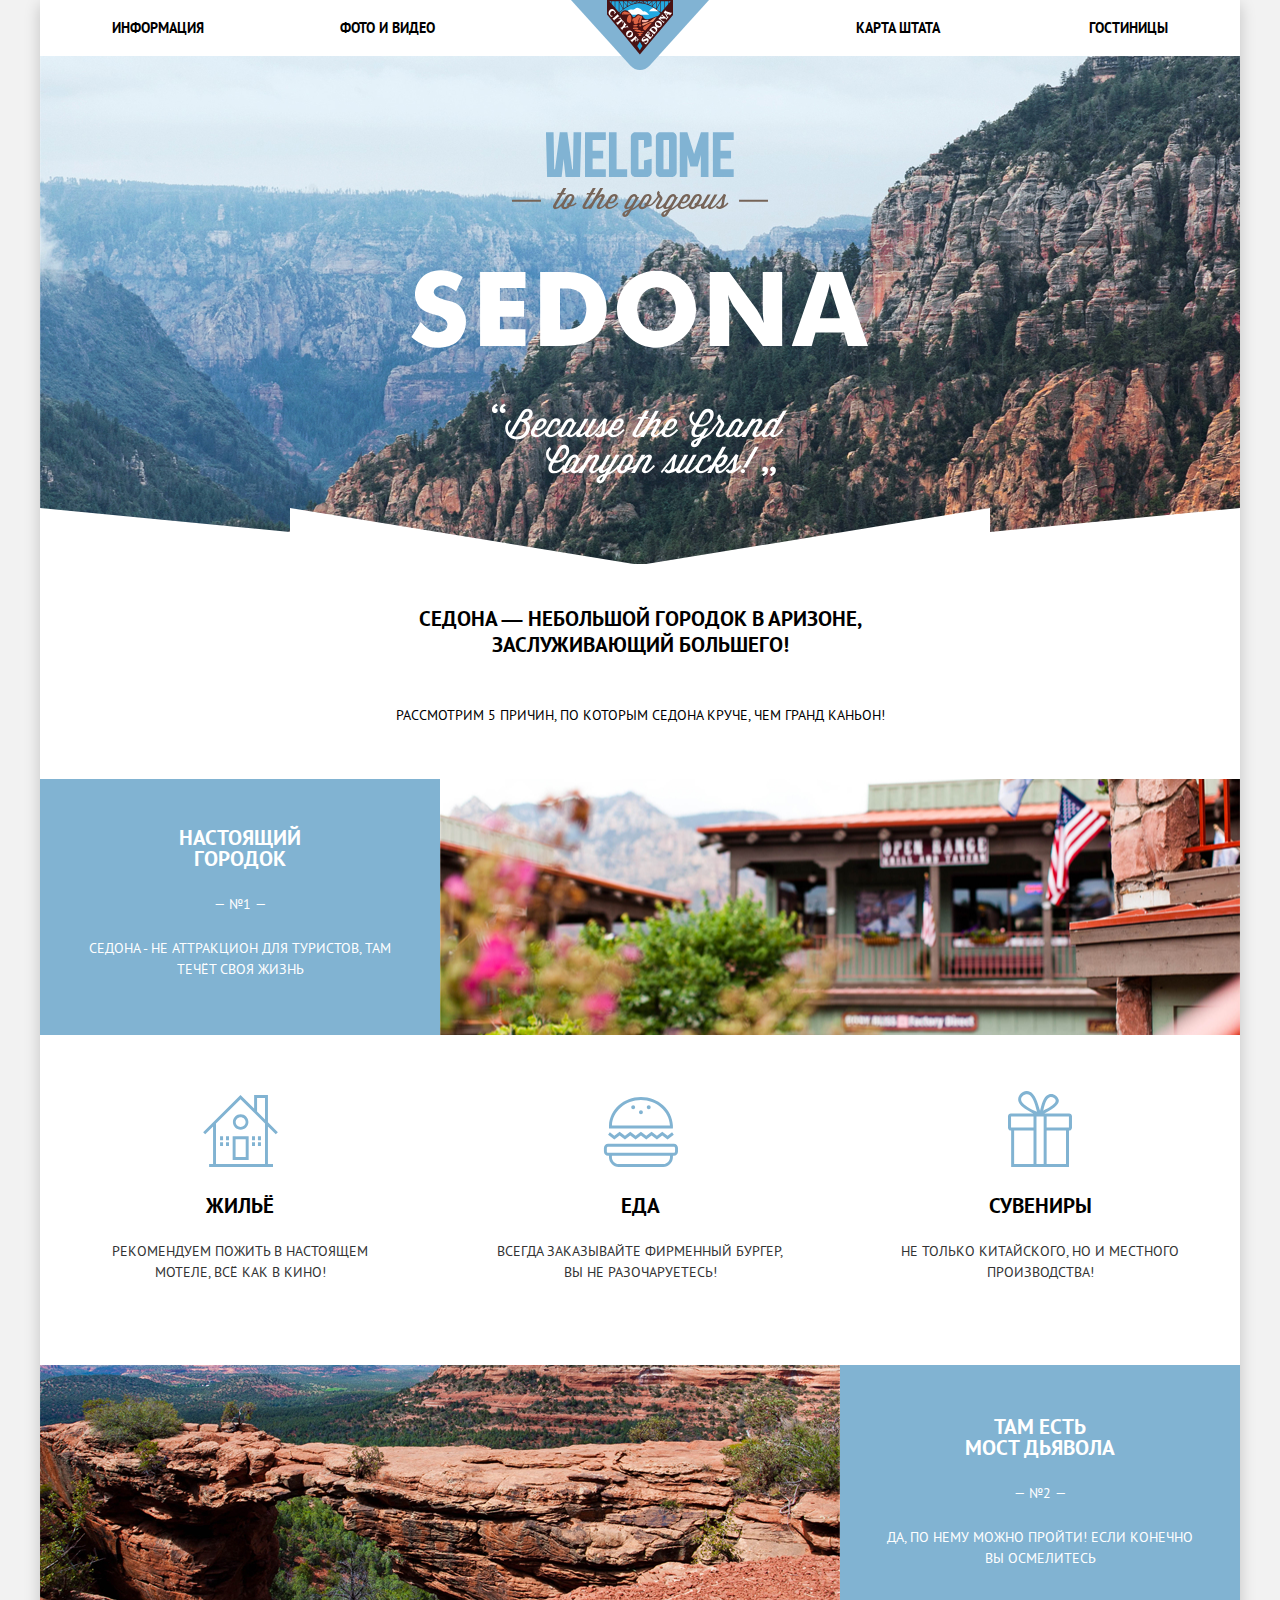
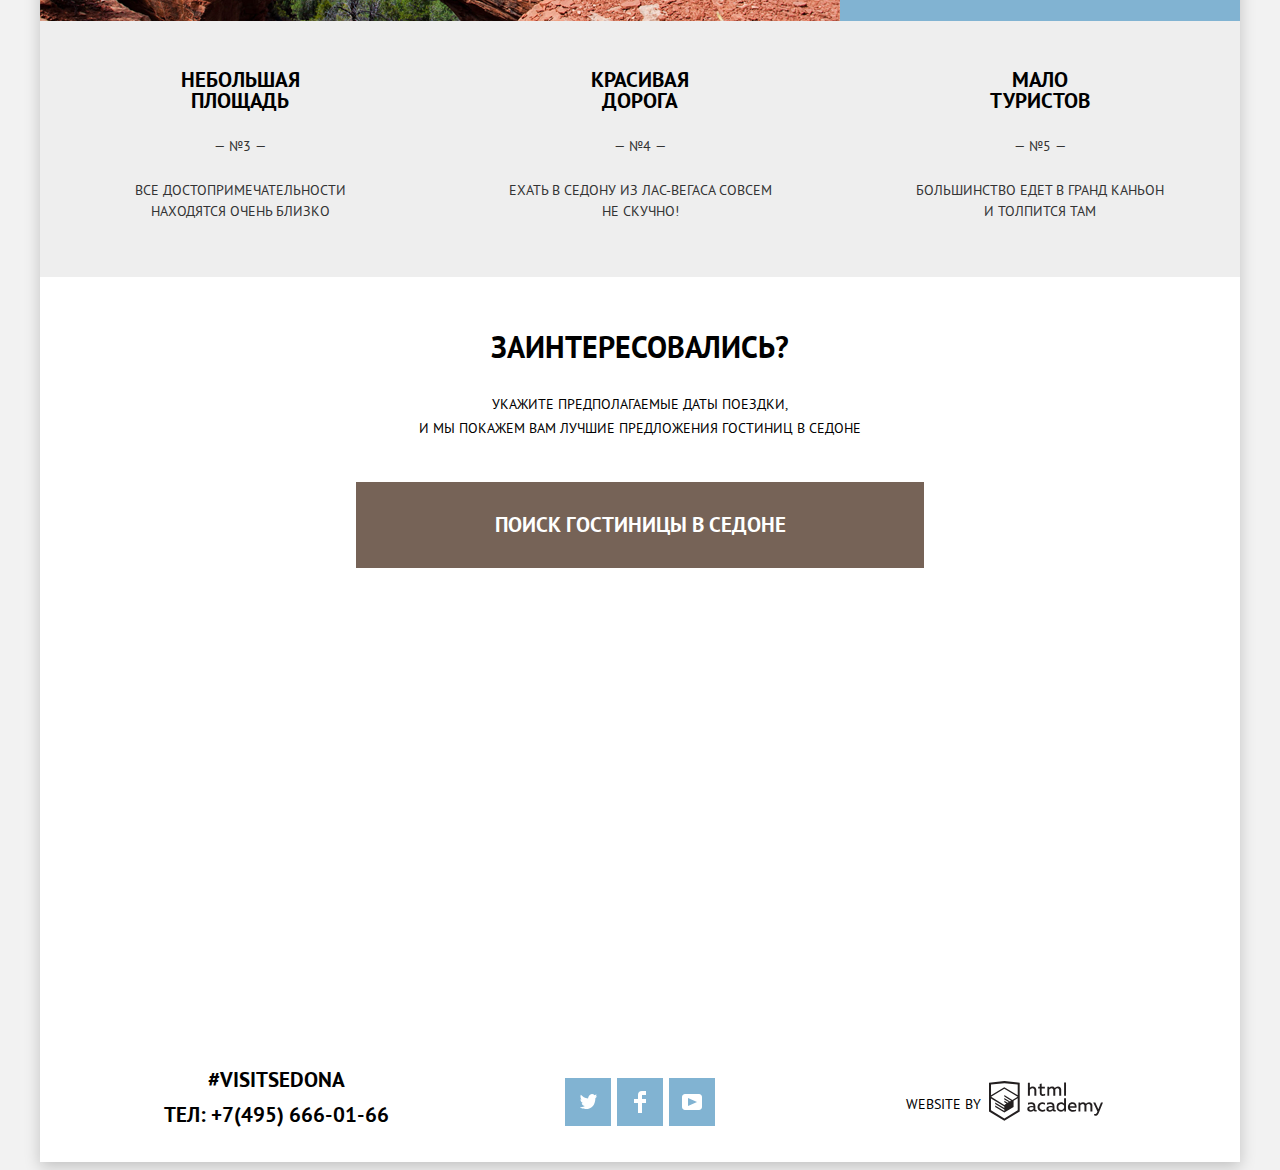
<file: index.html>
<!DOCTYPE html>
<html class="page" lang="ru">
  <head>
    <meta charset="utf-8">
    <title>HTML Academy: Седона</title>
    <link href="https://fonts.googleapis.com/css2?family=PT+Sans:wght@400;700&display=swap" rel="stylesheet">
    <link href="css/normalize.css" rel="stylesheet">
    <link href="css/style.min.css" rel="stylesheet">
  </head>
  <body class="page-body container">

    <header class="main-header">
      <nav class="main-navigation">
        <a class="main-header-logo">
          <img src="img/sedona-logo.svg" width="138" height="70" alt="Логотип города Седона">
        </a>
        <ul class="site-menu">
          <li class="site-menu-item"><a class="site-menu-link" href="#">Информация</a></li>
          <li class="site-menu-item"><a class="site-menu-link" href="#">Фото и видео</a></li>
          <li class="site-menu-item"><a class="site-menu-link" href="#">Карта штата</a></li>
          <li class="site-menu-item"><a class="site-menu-link" href="hotels.html">Гостиницы</a></li>
        </ul>
      </nav>
    </header>

    <main class="main-container">
      <section class="main-image">
        <h1 class="hidden-title">Город Седона</h1>
        <div class="welcome-text">
          <img src="img/welcome.svg" width="458" height="352" alt="Добро пожаловать в Седону">
        </div>
      </section>

      <section class="about-mini">
        <h2 class="hidden-title">Почему Седона</h2>
        <h3 class="about-mini-header">Седона — небольшой городок в Аризоне,<br> заслуживающий большего!</h3>
        <p class="about-mini-paragraph">Рассмотрим 5 причин, по которым Седона круче, чем гранд каньон!</p>
      </section>

      <section class="first-reason">
        <div class="text-container">
          <h2 class="hidden-title">Причины</h2>
          <h3 class="first-reason-header">Настоящий <br> городок</h3>
          <div class="paragraph-container">
          <p class="reason-number">— №1 —</p>
          <p class="reason-description">Седона - не аттракцион для туристов, там<br> течёт своя жизнь</p>
        </div>
        </div>
        <div class="image-container image-container-town">
        </div>
      </section>

      <section class="features">
        <h2 class="hidden-title">Преимущества</h2> <!--Смысловой заголовок секции, потом скроем-->
        <ul class="features-list"> <!--Иконки будут в стилях-->
          <li class="features-list-item features-item-house">
            <h3 class="features-header">Жильё</h3>
            <p class="features-paragraph">Рекомендуем пожить в настоящем <br>мотеле, всё как в кино!</p>
          </li>
          <li class="features-list-item features-item-food">
            <h3 class="features-header">Еда</h3>
            <p class="features-paragraph">Всегда заказывайте фирменный бургер,<br> вы не разочаруетесь!</p>
          </li>
          <li class="features-list-item features-item-gifts">
            <h3 class="features-header">Сувениры</h3>
            <p class="features-paragraph">Не только китайского, но и местного<br> производства!</p>
          </li>
        </ul>
      </section>

      <section class="second-reason">
        <h2 class="hidden-title">Причины</h2>
        <div class="image-container image-container-bridge">
        </div>
        <div class="text-container">
          <h3 class="second-reason-header">Там есть<br> мост дьявола</h3>
          <div class="paragraph-container">
          <p class="reason-number">— №2 —</p>
          <p class="reason-description">Да, по нему можно пройти! Если конечно<br> вы осмелитесь</p>
        </div>
        </div>
      </section>

      <section class="last-three-reasons">
        <h2 class="hidden-title">Преимущества</h2>
        <ul class="reasons-list">
          <li class="reasons-list-item">
            <h3 class="last-reasons-header">Небольшая<br> площадь</h3>
            <p class="last-reasons-number">— №3 —</p>
            <p class="last-reasons-description">все достопримечательности<br>  находятся очень близко</p>
          </li>
          <li class="reasons-list-item">
            <h3 class="last-reasons-header">Красивая<br> дорога</h3>
            <p class="last-reasons-number">— №4 —</p>
            <p class="last-reasons-description">ехать в седону из лас-вегаса совсем<br>  не скучно!</p>
          </li>
          <li class="reasons-list-item">
            <h3 class="last-reasons-header">Мало<br> туристов</h3>
            <p class="last-reasons-number">— №5 —</p>
            <p class="last-reasons-description">большинство едет в гранд каньон<br>  и толпится там</p>
          </li>
        </ul>
      </section>

      <section class="hotel-search">
        <h2 class="hotels-search-header">Заинтересовались?</h2>
        <p class="hotels-search-paragraph">Укажите предполагаемые даты поездки,<br> и мы покажем вам лучшие предложения гостиниц в седоне</p>
          <button class="button-hotel-search" type="button">Поиск гостиницы в Седоне</button>
          <form class="modal-container" action="https://echo.htmlacademy.ru" method="post">
            <label class="modal-label">
                <span class="modal-label-text">Дата заезда: </span>
                <input class="modal-field" name="date-arrival" placeholder="24 апреля 2017" type="text" pattern="^[А-Яа-яЁё0-9\s]+$" maxlength="16" required>
                <svg class="modal-icon" aria-hidden="true" focusable="false" width="21" height="23" viewBox="0 0 21 23" fill="#a9a9a9" xmlns="http://www.w3.org/2000/svg" tabindex="0">
                    <path fill-rule="evenodd" clip-rule="evenodd" d="M16.406 3.02498H19.251C20.217 3.02498 21 3.84698 21 4.86198V21.164C21 22.179 20.217 23 19.251 23H1.75C0.784 23 0 22.179 0 21.164V4.86198C0 3.84698 0.784 3.02498 1.75 3.02498H4.593V1.64798C4.593 1.26698 4.887 0.958984 5.25 0.958984C5.612 0.958984 5.906 1.26698 5.906 1.64798V3.02498H9.844V1.64798C9.844 1.26698 10.138 0.958984 10.501 0.958984C10.862 0.958984 11.156 1.26698 11.156 1.64798V3.02498H15.094V1.64798C15.094 1.26698 15.387 0.958984 15.75 0.958984C16.112 0.958984 16.406 1.26698 16.406 1.64798V3.02498ZM19.5646 21.484C19.6466 21.3979 19.691 21.2828 19.688 21.164H19.689V4.86198C19.689 4.60898 19.493 4.40298 19.252 4.40298H16.407V5.78098C16.407 6.16198 16.113 6.46998 15.751 6.46998C15.388 6.46998 15.095 6.16198 15.095 5.78098V4.40298H11.157V5.78098C11.157 6.16198 10.863 6.46998 10.502 6.46998C10.139 6.46998 9.845 6.16198 9.845 5.78098V4.40298H5.907V5.78098C5.907 6.16198 5.613 6.46998 5.251 6.46998C4.888 6.46998 4.594 6.16198 4.594 5.78098V4.40298H1.75C1.50263 4.40953 1.30696 4.61458 1.312 4.86198V21.164C1.30696 21.4114 1.50263 21.6164 1.75 21.623H19.251C19.3698 21.6201 19.4826 21.5701 19.5646 21.484Z" />
                    <path fill-rule="evenodd" clip-rule="evenodd" d="M4.59399 9.2251H7.21899V11.2911H4.59399V9.2251ZM4.59399 12.6681H7.21899V14.7351H4.59399V12.6681ZM7.21899 16.1121H4.59399V18.1781H7.21899V16.1121ZM9.18799 16.1121H11.813V18.1781H9.18799V16.1121ZM11.813 12.6681H9.18799V14.7351H11.813V12.6681ZM9.18799 9.2251H11.813V11.2911H9.18799V9.2251ZM16.406 16.1121H13.781V18.1781H16.406V16.1121ZM13.781 12.6681H16.406V14.7351H13.781V12.6681ZM16.406 9.2251H13.781V11.2911H16.406V9.2251Z" />
                </svg>
            </label>

            <label class="modal-label">
                <span class="modal-label-text">Дата выезда:</span>
                <input class="modal-field" name="date-leaving" placeholder="4 июля 2017" type="text" pattern="^[А-Яа-яЁё0-9\s]+$" maxlength="16" required>
                <svg class="modal-icon" aria-hidden="true" focusable="false" width="21" height="23" viewBox="0 0 21 23" fill="#a9a9a9" xmlns="http://www.w3.org/2000/svg" tabindex="0">
                    <path fill-rule="evenodd" clip-rule="evenodd" d="M16.406 3.02498H19.251C20.217 3.02498 21 3.84698 21 4.86198V21.164C21 22.179 20.217 23 19.251 23H1.75C0.784 23 0 22.179 0 21.164V4.86198C0 3.84698 0.784 3.02498 1.75 3.02498H4.593V1.64798C4.593 1.26698 4.887 0.958984 5.25 0.958984C5.612 0.958984 5.906 1.26698 5.906 1.64798V3.02498H9.844V1.64798C9.844 1.26698 10.138 0.958984 10.501 0.958984C10.862 0.958984 11.156 1.26698 11.156 1.64798V3.02498H15.094V1.64798C15.094 1.26698 15.387 0.958984 15.75 0.958984C16.112 0.958984 16.406 1.26698 16.406 1.64798V3.02498ZM19.5646 21.484C19.6466 21.3979 19.691 21.2828 19.688 21.164H19.689V4.86198C19.689 4.60898 19.493 4.40298 19.252 4.40298H16.407V5.78098C16.407 6.16198 16.113 6.46998 15.751 6.46998C15.388 6.46998 15.095 6.16198 15.095 5.78098V4.40298H11.157V5.78098C11.157 6.16198 10.863 6.46998 10.502 6.46998C10.139 6.46998 9.845 6.16198 9.845 5.78098V4.40298H5.907V5.78098C5.907 6.16198 5.613 6.46998 5.251 6.46998C4.888 6.46998 4.594 6.16198 4.594 5.78098V4.40298H1.75C1.50263 4.40953 1.30696 4.61458 1.312 4.86198V21.164C1.30696 21.4114 1.50263 21.6164 1.75 21.623H19.251C19.3698 21.6201 19.4826 21.5701 19.5646 21.484Z" />
                    <path fill-rule="evenodd" clip-rule="evenodd" d="M4.59399 9.2251H7.21899V11.2911H4.59399V9.2251ZM4.59399 12.6681H7.21899V14.7351H4.59399V12.6681ZM7.21899 16.1121H4.59399V18.1781H7.21899V16.1121ZM9.18799 16.1121H11.813V18.1781H9.18799V16.1121ZM11.813 12.6681H9.18799V14.7351H11.813V12.6681ZM9.18799 9.2251H11.813V11.2911H9.18799V9.2251ZM16.406 16.1121H13.781V18.1781H16.406V16.1121ZM13.781 12.6681H16.406V14.7351H13.781V12.6681ZM16.406 9.2251H13.781V11.2911H16.406V9.2251Z" />
                </svg>
            </label>

            <div class="modal-wrapper">
                <div class="modal-wrapper-buttons">
                    <button class="button-modal" type="button" aria-label="Уменьшить количество взрослых">
                        <svg class="button-minus" aria-hidden="true" focusable="false" width="12" height="3" viewBox="0 0 12 3" fill="#a9a9a9" xmlns="http://www.w3.org/2000/svg">
                            <rect width="12" height="3"/>
                        </svg>
                    </button>
                    <label class="modal-label-text" for="adults">Взрослые:</label>
                    <input class="modal-field modal-number-input" name="adult" id="adults" placeholder="2" type="text" pattern="[0-9]{1,2}" required>
                    <button class="button-modal" type="button" aria-label="Увеличить количество взрослых">
                        <svg class="button-plus" aria-hidden="true" focusable="false" width="11" height="11" viewBox="0 0 11 11" fill="#a9a9a9" xmlns="http://www.w3.org/2000/svg">
                            <path fill-rule="evenodd" clip-rule="evenodd" d="M4.23086 6.76932V11H6.76932V6.76932H11V4.23086H6.76932V0H4.23085V4.23086H0V6.76932H4.23086Z"/>
                        </svg>
                    </button>
                </div>

                <div class="modal-wrapper-buttons">
                    <button class="button-modal" type="button" aria-label="Уменьшить количество детей">
                        <svg class="button-minus" aria-hidden="true" focusable="false" width="12" height="3" viewBox="0 0 12 3" fill="#a9a9a9" xmlns="http://www.w3.org/2000/svg">
                            <rect width="12" height="3"/>
                        </svg>
                    </button>
                    <label class="modal-label-text label-text-children" for="children">Дети:</label>
                    <input class="modal-field modal-number-input" name="child" id="children" placeholder="0" type="text" pattern="[0-9]{1,2}" required>
                    <button class="button-modal" type="button" aria-label="Увеличить количество детей">
                        <svg class="button-plus" aria-hidden="true" focusable="false" width="11" height="11" viewBox="0 0 11 11" fill="#a9a9a9" xmlns="http://www.w3.org/2000/svg">
                            <path fill-rule="evenodd" clip-rule="evenodd" d="M4.23086 6.76932V11H6.76932V6.76932H11V4.23086H6.76932V0H4.23085V4.23086H0V6.76932H4.23086Z"/>
                        </svg>
                    </button>
                </div>
            </div>
            <button class="button-find-hotel" type="submit" aria-label="Найти гостиницу по выбраннам критериям">Найти</button>
          </form>
      </section>

      <section class="map">
        <h2 class="hidden-title">Карта</h2>
        <img class="map-image" src="img/map.png" width="1200" height="594" alt="Карта расположения города">
        <iframe class="map-iframe hidden-title" width="1200" height="594" src="https://www.google.com/maps/embed?pb=!1m18!1m12!1m3!1d11010.60610303686!2d-111.76680725628925!3d34.869472538985285!2m3!1f0!2f0!3f0!3m2!1i1024!2i768!4f13.1!3m3!1m2!1s0x872da1c0887cfcab%3A0x58ca19c5d9e35561!2sSedona!5e0!3m2!1sru!2sru!4v1603100053470!5m2!1sru!2sru" allowfullscreen="" aria-hidden="false" tabindex="0"></iframe>
      </section>
    </main>

    <footer class="main-footer main-page-footer">
      <section class="contact">
        <h2 class="hidden-title">Контакты</h2>
        <p class="contact-paragraph">#visitSEDONA</p>
        <p class="contact-paragraph">ТЕЛ: <a class="telephone" href="tel:+00000000">+7(495) 666-01-66</a></p>
      </section>

      <section class="social-network">
        <h2 class="hidden-title">Социальные сети</h2>
        <ul class="social-network-list">
          <li class="social-network-list-item">
            <a class="social-button" href="#" aria-label="Вконтакте">
              <svg aria-hidden="true" focusable="false" width="17" height="17" fill="none" xmlns="http://www.w3.org/2000/svg">
                <path d="M10.95 1.14a3.1 3.1 0 013.58 1.18c.67-.23 1.33-.48 2-.7a2.34 2.34 0 01-.85 1.76c.69.17 1.3-.49 1.3-.49-.16 1-1 1.79-1.56 2.03C15.2 11.67 12.25 16.13 5.34 16H4.9c-.41 0-4.17-.46-4.9-1.89 2.27.2 3.9-.42 4.7-1.18-.97-.3-2.69-.47-2.99-2.95.35.11.57.23 1.2.12C1.7 9.25.36 8.53.44 6.33a1.9 1.9 0 001.34.47c-.7-.24-1.97-3.36-.9-4.95 1.82 1.85 3.74 3.6 7.16 3.77.2-2.29 1.13-3.83 2.9-4.48z" fill="#fff"></path>
            </svg>
            </a>
          </li>
          <li class="social-network-list-item">
            <a class="social-button" href="#" aria-label="Фейсбук">
              <svg aria-hidden="true" focusable="false" width="12" height="22" fill="none" xmlns="http://www.w3.org/2000/svg">
                <path d="M12 4V0H8a4 4 0 00-4 4v4H0v4h4v10h4V12h4V8H8V4h4z" fill="#fff"></path>
            </svg>
            </a>
          </li>
          <li class="social-network-list-item">
            <a class="social-button" href="#" aria-label="Ютуб">
              <svg aria-hidden="true" focusable="false" width="20" height="16" fill="none" xmlns="http://www.w3.org/2000/svg">
                <path fill-rule="evenodd" clip-rule="evenodd" d="M3 0h14c1.65 0 3 1.35 3 3v10c0 1.65-1.35 3-3 3H3c-1.65 0-3-1.35-3-3V3c0-1.65 1.35-3 3-3zm3.027 4.002v7.996L15.014 8 6.027 4.002z" fill="#fff"></path>
            </svg>
            </a>
          </li>
        </ul>
      </section>

      <section class="designed-by">
        <h2 class="hidden-title">Вебсайт разработан</h2>
        <p class="designed-by-paragraph">
          Website by
          <a href="https://htmlacademy.ru/intensive/htmlcss" class="academy-logo" aria-label="HTMLAcademy">
            <svg aria-hidden="true" focusable="false" width="114" height="40" fill="none" xmlns="http://www.w3.org/2000/svg">
              <path fill-rule="evenodd" clip-rule="evenodd" d="M15.52.06h-.17L0 1.72v28.77l15.35 9.35 15.35-9.35V1.72L15.52.06zm61.5 1.56h-1.93v13.11h1.93V1.63zm-36.16.01v5.14a3.98 3.98 0 012.85-1.23c.97-.06 1.92.3 2.62 1 .69.7 1.06 1.67 1.01 2.67v5.55h-1.97v-5.3c.05-.51-.1-1.03-.41-1.43a1.9 1.9 0 00-1.3-.72h-.3c-1.01.06-1.93.62-2.46 1.5v5.95h-2V1.63h1.96zm36.16 28.85h-1.74v-1.42a4.06 4.06 0 01-3.37 1.66 4.7 4.7 0 01-4.33-4.74 4.7 4.7 0 014.33-4.73c1.21-.04 2.37.47 3.17 1.4v-5.33h1.94v13.16zm-29.95-1.42c.2 0 .39-.04.58-.1v1.43c-.4.15-.82.23-1.25.22a1.76 1.76 0 01-1.76-1.08 5.04 5.04 0 01-3.31 1.17c-1.6 0-3.07-.9-3.07-2.75 0-2.3 2.1-3.01 3.91-3.01.77.01 1.54.1 2.29.27v-.33c0-1.07-.8-1.9-2.31-1.9-1.1 0-2.17.23-3.17.68v-1.83c1.09-.38 2.22-.58 3.37-.6 2.49 0 4.02 1.22 4.02 3.95v3.23a.6.6 0 00.13.43c.1.12.23.2.39.2h.18v.02zm-6.8-1.22c.03.39.2.75.5 1 .28.26.66.38 1.04.35h.12c.95 0 1.87-.39 2.54-1.08v-1.53c-.63-.14-1.27-.21-1.91-.23-1.05 0-2.28.36-2.28 1.49zm15.75-5.9a5.18 5.18 0 00-2.7-.7h-.38c-1.2.05-2.35.58-3.18 1.48-.83.9-1.27 2.1-1.23 3.34v.44a4.48 4.48 0 004.72 4.23c1 .03 2-.18 2.91-.61v-1.85c-.78.45-1.67.69-2.56.7a2.88 2.88 0 01-2.66-1.43 3.02 3.02 0 010-3.07 2.88 2.88 0 012.66-1.43c.86 0 1.7.26 2.42.75v-1.85zm10.13 7.12c.2 0 .4-.04.58-.1v1.43c-.4.15-.82.23-1.24.22a1.76 1.76 0 01-1.77-1.08 5.04 5.04 0 01-3.3 1.17c-1.6 0-3.08-.9-3.08-2.75 0-2.3 2.11-3.01 3.92-3.01.77.01 1.53.1 2.29.27v-.33c0-1.07-.8-1.9-2.32-1.9-1.09 0-2.16.23-3.16.68v-1.83c1.08-.38 2.22-.58 3.37-.6 2.49 0 4.02 1.22 4.02 3.95v3.23a.6.6 0 00.12.43c.1.12.24.2.4.2h.17v.02zm-6.3-.21c-.29-.26-.47-.62-.5-1.01h.03c0-1.13 1.16-1.49 2.28-1.49.64.02 1.28.1 1.9.23v1.53a3.54 3.54 0 01-2.54 1.08h-.11a1.4 1.4 0 01-1.05-.34zm9.48-2.92c0-1.64 1.3-2.98 2.9-2.98l.03.06c1.21 0 2.31.73 2.8 1.86v2.16a3.02 3.02 0 01-2.82 1.88 2.95 2.95 0 01-2.91-2.98zm14.02-4.68c3.5 0 4.7 2.89 4.13 5.49h-6.56c.22 1.62 1.76 2.28 3.37 2.28.96 0 1.91-.22 2.78-.64v1.73c-1 .43-2.08.64-3.16.61-2.67 0-5.01-1.53-5.01-4.77a4.57 4.57 0 011.14-3.27c.8-.89 1.9-1.41 3.08-1.46h.23v.03zm-2.48 3.93a2.42 2.42 0 012.57-2.27h.05c.62-.06 1.23.17 1.67.62.44.45.67 1.08.62 1.71h-4.91v-.06zm8.62 5.28V21.5h1.74v1.07a3.98 3.98 0 012.93-1.37 3 3 0 012.79 1.52 4.3 4.3 0 013.07-1.44 3.2 3.2 0 012.49 1.01c.64.69.97 1.63.88 2.58v5.61h-2v-5.55c.05-.46-.08-.91-.37-1.27a1.67 1.67 0 00-1.13-.62h-.27c-.87.05-1.67.5-2.19 1.2v6.24h-2v-5.55c.04-.46-.1-.92-.38-1.27-.29-.35-.7-.57-1.15-.61h-.21c-.94.08-1.8.6-2.33 1.4v6.07h-1.83l-.04-.06zm24.49-8.99h-2l-2.66 6.8-3.01-6.78h-2.11l4.22 9.06-.18.45c-.52 1.36-1.24 2.05-2.19 2.05-.3 0-.6-.04-.9-.13v1.7c.39.1.78.14 1.17.15 1.33 0 2.58-.75 3.53-3.09l4.13-10.2zM52.68 5.8V2.55l-1.95.46v2.72h-1.59V7.5h1.65V12c-.07.83.23 1.64.82 2.21.59.58 1.4.85 2.2.75.79 0 1.58-.12 2.33-.38v-1.73c-.57.24-1.17.36-1.78.36-1.14 0-1.67-.39-1.67-1.58v-4.1h3.16V5.78H52.7zm5.7 8.96v-9h1.76v1.08a3.98 3.98 0 012.92-1.38A3 3 0 0165.8 6.9a4.3 4.3 0 013.07-1.44 3.2 3.2 0 012.5 1.05c.63.7.94 1.66.84 2.62v5.62h-2V9.2c.04-.46-.1-.91-.37-1.27a1.67 1.67 0 00-1.14-.62h-.24c-.86.05-1.66.5-2.18 1.2v6.24h-2V9.2c.04-.46-.1-.91-.37-1.27a1.67 1.67 0 00-1.13-.62h-.25c-.94.08-1.8.6-2.33 1.39v6.07H58.4zM28.7 29.3v.02-.02zm0-11.98V29.3l-13.35 8.13L2 29.32v-11.8L15.3 25.6v1.42l-9.1-5.5v1.41l9.15 5.62v1.5L6.19 24.5v1.45l9.16 5.62 9.23-5.65v-6.1l4.12-2.5zm0-1.54l-3.66 2.16-1.7 1.07-8.03-4.93v1.42l6.85 4.23-.15.1-1.06.58-5.66-3.46v1.45l4.47 2.72-1.05.72-3.38-2.05v1.41l2.22 1.34-2.25 1.36L2.1 15.86l13.2-8.13 13.4 8.05zM15.3 6.28l13.42 8.07V3.56L15.36 2.13 2.02 3.56v10.8l13.27-8.09z" fill="#231F20"></path>
            </svg>
          </a>
        </p>
      </section>
    </footer>
    <script src="js/script.min.js"></script>
  </body>
</html>
</file>
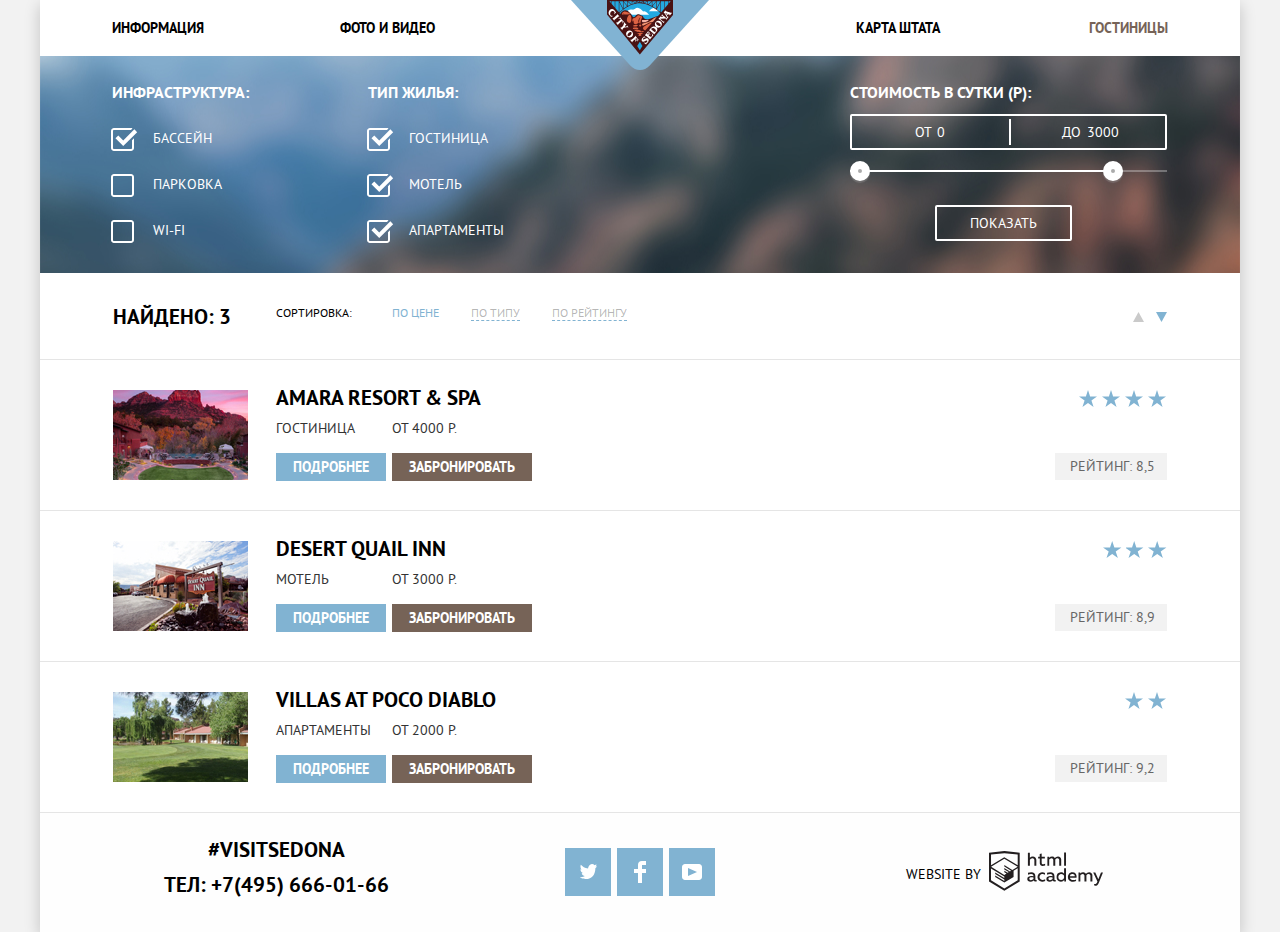
<file: hotels.html>
<!DOCTYPE html>
<html class="page" lang="ru">
  <head>
    <meta charset="utf-8">
    <title>HTML Academy: Седона</title>
    <link href="https://fonts.googleapis.com/css2?family=PT+Sans:wght@400;700&display=swap" rel="stylesheet">
    <link href="css/normalize.css" rel="stylesheet">
    <link href="css/style.css" rel="stylesheet">
  </head>
  <body class="page-body container">

    <header class="main-header">
      <nav class="main-navigation">
        <a class="main-header-logo" href="index.html" aria-label="Ссылка на главную страницу" tabindex="0">
          <img src="img/sedona-logo.svg" width="138" height="70" alt="Логотип города Седона">
        </a>
        <ul class="site-menu">
          <li class="site-menu-item"><a class="site-menu-link" href="#">Информация</a></li>
          <li class="site-menu-item"><a class="site-menu-link" href="#">Фото и видео</a></li>
          <li class="site-menu-item"><a class="site-menu-link" href="#">Карта штата</a></li>
          <li class="site-menu-item"><a class="site-menu-link site-menu-link-active" href="hotels.html">Гостиницы</a></li>
        </ul>
      </nav>
    </header>

    <main class="main-container">
      <section class="filter">
        <h1 class="hidden-title">Поиск гостиницы в городе Седона</h1>
        <h2 class="hidden-title">Фильтр для поиска</h2>
        <form class="filter-form" method="get" action="https://echo.htmlacademy.ru">
          <fieldset class="filter-fieldset hotels-infrastructure-filter">
            <legend class="filter-legend">Инфраструктура:</legend>
            <ul class="filters-list">
              <li class="filter-option">
                <input class="hidden-title filter-input-checkbox" type="checkbox" name="pool" id="filter-pool" checked>
                <label class="filter-label" for="filter-pool">Бассейн</label>
              </li>
              <li class="filter-option">
                <input class="hidden-title filter-input-checkbox" type="checkbox" name="parking" id="filter-parking">
                <label class="filter-label" for="filter-parking">Парковка</label>
              </li>
              <li class="filter-option">
                <input class="hidden-title filter-input-checkbox" type="checkbox" name="wi-fi" id="filter-wi-fi">
                <label class="filter-label" for="filter-wi-fi">wi-fi</label>
              </li>
            </ul>
          </fieldset>
          <fieldset class="filter-fieldset hotels-accommodation-filter">
            <legend class="filter-legend">Тип жилья:</legend>
            <ul class="filters-list">
              <li class="filter-option">
                <input class="hidden-title filter-input-checkbox" type="checkbox" name="hotel" id="filter-hotel" checked>
                <label class="filter-label" for="filter-hotel">Гостиница</label>
              </li>
              <li class="filter-option">
                <input class="hidden-title filter-input-checkbox" type="checkbox" name="motel" id="filter-motel" checked>
                <label class="filter-label" for="filter-motel">Мотель</label>
              </li>
              <li class="filter-option">
                <input class="hidden-title filter-input-checkbox" type="checkbox" name="apartment" id="filter-apartment" checked>
                <label class="filter-label" for="filter-apartment">Апартаменты</label>
              </li>
            </ul>
          </fieldset>
          <fieldset class="filter-fieldset hotels-price-filter">
            <legend class="filter-legend price-legend">Стоимость в сутки (Р):</legend>
            <table class="hotels-price-filter-inputs-wrapper">
              <tbody><tr>
                <td class="hotels-price-filter-column min-price-column">
                  <label class="min-price" for="hotels-price-filter-from">
                    От <input class="hotels-price-filter-input" name="min-price" type="text" id="hotels-price-filter-from" value="0">
                  </label>
                </td>
                <td class="hotels-price-filter-column max-price-column">
                  <label class="max-price" for="hotels-price-filter-to">
                    До <input class="hotels-price-filter-input" name="max-price" type="text" id="hotels-price-filter-to" value="3000">
                  </label>
                </td>
              </tr>
            </tbody></table>
            <div class="range-controls">
              <div class="scale">
                <div class="bar"></div>
              </div>
              <div class="toggle toggle-min" tabindex="0" aria-label="Минимальная цена"></div>
              <div class="toggle toggle-max" tabindex="0" aria-label="Максимальная цена"></div>
              <button class="button-show" type="submit" aria-label="Показать результаты поиска согласно выбранным критериям">Показать</button>
              </div>
          </fieldset>
        </form>
      </section>

      <section class="sorting">
        <h2 class="sorting-header">Найдено: 3</h2>
        <div class="sorting-container">
          <p class="sorting-group">Сортировка:</p>
          <ul class="sorting-list">
            <li class="sorting-list-item"><a class="sorting-link sorting-link-active" href="#">По цене</a></li>
            <li class="sorting-list-item"><a class="sorting-link" href="#">По типу</a></li>
            <li class="sorting-list-item"><a class="sorting-link" href="#">По рейтингу</a></li>
          </ul>
          <ul class="sorting-icons-list">
            <li class="sorting-icons-item">
              <a class="sorting-icons-link" href="#" aria-label="Сортировка по возрастанию"><svg width="11" height="10" aria-hidden="true" fill="none" xmlns="http://www.w3.org/2000/svg"><path d="M5.5 0L0 10h11L5.5 0z" fill="#CACACA"></path></svg></a>
            </li>
            <li class="sorting-icons-item">
              <a class="sorting-icons-link sorting-icon-active" href="#" aria-label="Сортировка по убыванию"><svg width="11" height="10" aria-hidden="true" fill="none" xmlns="http://www.w3.org/2000/svg"><path d="M5.5 10L0 0h11" fill="#CACACA"></path></svg></a>
            </li>
          </ul>
        </div>
      </section>

      <section class="hotels-search-result">
        <h2 class="hidden-title">Список отелей</h2>
        <ul class="results-list">
          <li class="results-list-item">
            <img class="hotel-image" src="img/amara-resort.jpg" width="135" height="90" alt="Фото отеля">
            <div class="result-container">
              <h3 class="results-header"><a class="result-hotel-name" href="#">Amara Resort & Spa</a></h3>
              <div class="hotel-price">
                <p class="hotel-type">Гостиница</p>
                <p class="hotel-cost">от 4000 Р.</p>
              </div>
              <a class="button-details" href="#" aria-label="Подробная информация о гостинице">Подробнее</a>
              <a class="button-book" href="#" aria-label="Забронировать гостиницу">Забронировать</a>
            </div>
            <div class="rating">
              <div class="stars-rating four-stars">
                <span class="hidden-title">Гостиница 4 звезды</span>
              </div>
                <p class="rating-hotel">Рейтинг: 8,5</p>
            </div>
          </li>
          <li class="results-list-item">
            <img class="hotel-image" src="img/desert-quail.jpg" width="135" height="90" alt="Фото отеля">
            <div class="result-container">
              <h3 class="results-header"><a class="result-hotel-name" href="#">Desert Quail Inn</a></h3>
              <div class="hotel-price">
                <p class="hotel-type">Мотель</p>
                <p class="hotel-cost">от 3000 Р.</p>
              </div>
              <a class="button-details" href="#" aria-label="Подробная информация о гостинице">Подробнее</a>
              <a class="button-book" href="#" aria-label="Забронировать гостиницу">Забронировать</a>
            </div>
            <div class="rating">
              <div class="stars-rating three-stars">
                <span class="hidden-title">Гостиница 3 звезды</span>
              </div>
              <p class="rating-hotel">Рейтинг: 8,9</p>
           </div>
          </li>
          <li class="results-list-item">
            <img class="hotel-image" src="img/poco-diablo.jpg" width="135" height="90" alt="Фото отеля">
            <div class="result-container">
              <h3 class="results-header"><a class="result-hotel-name" href="#">Villas at Poco Diablo</a></h3>
              <div class="hotel-price">
                <p class="hotel-type">Апартаменты</p>
                <p class="hotel-cost">от 2000 Р.</p>
              </div>
              <a class="button-details" href="#" aria-label="Подробная информация о гостинице">Подробнее</a>
              <a class="button-book" href="#" aria-label="Забронировать гостиницу">Забронировать</a>
            </div>
            <div class="rating">
              <div class="stars-rating two-stars">
                <span class="hidden-title">Гостиница 2 звезды</span>
              </div>
              <p class="rating-hotel">Рейтинг: 9,2</p>
           </div>
          </li>
        </ul>
      </section>
    </main>

    <footer class="main-footer">
      <section class="contact">
        <h2 class="hidden-title">Контакты</h2>
        <p class="contact-paragraph">#visitSEDONA</p>
        <p class="contact-paragraph">ТЕЛ: <a class="telephone" href="tel:+00000000">+7(495) 666-01-66</a></p>
      </section>

      <section class="social-network">
        <h2 class="hidden-title">Социальные сети</h2>
        <ul class="social-network-list">
          <li class="social-network-list-item">
            <a class="social-button" href="#" aria-label="Вконтакте">
              <svg aria-hidden="true" focusable="false" width="17" height="17" fill="none" xmlns="http://www.w3.org/2000/svg">
                <path d="M10.95 1.14a3.1 3.1 0 013.58 1.18c.67-.23 1.33-.48 2-.7a2.34 2.34 0 01-.85 1.76c.69.17 1.3-.49 1.3-.49-.16 1-1 1.79-1.56 2.03C15.2 11.67 12.25 16.13 5.34 16H4.9c-.41 0-4.17-.46-4.9-1.89 2.27.2 3.9-.42 4.7-1.18-.97-.3-2.69-.47-2.99-2.95.35.11.57.23 1.2.12C1.7 9.25.36 8.53.44 6.33a1.9 1.9 0 001.34.47c-.7-.24-1.97-3.36-.9-4.95 1.82 1.85 3.74 3.6 7.16 3.77.2-2.29 1.13-3.83 2.9-4.48z" fill="#fff"></path>
            </svg>
            </a>
          </li>
          <li class="social-network-list-item">
            <a class="social-button" href="#" aria-label="Фейсбук">
              <svg aria-hidden="true" focusable="false" width="12" height="22" fill="none" xmlns="http://www.w3.org/2000/svg">
                <path d="M12 4V0H8a4 4 0 00-4 4v4H0v4h4v10h4V12h4V8H8V4h4z" fill="#fff"></path>
            </svg>
            </a>
          </li>
          <li class="social-network-list-item">
            <a class="social-button" href="#" aria-label="Ютуб">
              <svg aria-hidden="true" focusable="false" width="20" height="16" fill="none" xmlns="http://www.w3.org/2000/svg">
                <path fill-rule="evenodd" clip-rule="evenodd" d="M3 0h14c1.65 0 3 1.35 3 3v10c0 1.65-1.35 3-3 3H3c-1.65 0-3-1.35-3-3V3c0-1.65 1.35-3 3-3zm3.027 4.002v7.996L15.014 8 6.027 4.002z" fill="#fff"></path>
            </svg>
            </a>
          </li>
        </ul>
      </section>

      <section class="designed-by">
        <h2 class="hidden-title">Вебсайт разработан</h2>
        <p class="designed-by-paragraph">
          Website by
          <a href="https://htmlacademy.ru/intensive/htmlcss" class="academy-logo" aria-label="HTMLAcademy">
            <svg aria-hidden="true" focusable="false" width="114" height="40" fill="none" xmlns="http://www.w3.org/2000/svg">
              <path fill-rule="evenodd" clip-rule="evenodd" d="M15.52.06h-.17L0 1.72v28.77l15.35 9.35 15.35-9.35V1.72L15.52.06zm61.5 1.56h-1.93v13.11h1.93V1.63zm-36.16.01v5.14a3.98 3.98 0 012.85-1.23c.97-.06 1.92.3 2.62 1 .69.7 1.06 1.67 1.01 2.67v5.55h-1.97v-5.3c.05-.51-.1-1.03-.41-1.43a1.9 1.9 0 00-1.3-.72h-.3c-1.01.06-1.93.62-2.46 1.5v5.95h-2V1.63h1.96zm36.16 28.85h-1.74v-1.42a4.06 4.06 0 01-3.37 1.66 4.7 4.7 0 01-4.33-4.74 4.7 4.7 0 014.33-4.73c1.21-.04 2.37.47 3.17 1.4v-5.33h1.94v13.16zm-29.95-1.42c.2 0 .39-.04.58-.1v1.43c-.4.15-.82.23-1.25.22a1.76 1.76 0 01-1.76-1.08 5.04 5.04 0 01-3.31 1.17c-1.6 0-3.07-.9-3.07-2.75 0-2.3 2.1-3.01 3.91-3.01.77.01 1.54.1 2.29.27v-.33c0-1.07-.8-1.9-2.31-1.9-1.1 0-2.17.23-3.17.68v-1.83c1.09-.38 2.22-.58 3.37-.6 2.49 0 4.02 1.22 4.02 3.95v3.23a.6.6 0 00.13.43c.1.12.23.2.39.2h.18v.02zm-6.8-1.22c.03.39.2.75.5 1 .28.26.66.38 1.04.35h.12c.95 0 1.87-.39 2.54-1.08v-1.53c-.63-.14-1.27-.21-1.91-.23-1.05 0-2.28.36-2.28 1.49zm15.75-5.9a5.18 5.18 0 00-2.7-.7h-.38c-1.2.05-2.35.58-3.18 1.48-.83.9-1.27 2.1-1.23 3.34v.44a4.48 4.48 0 004.72 4.23c1 .03 2-.18 2.91-.61v-1.85c-.78.45-1.67.69-2.56.7a2.88 2.88 0 01-2.66-1.43 3.02 3.02 0 010-3.07 2.88 2.88 0 012.66-1.43c.86 0 1.7.26 2.42.75v-1.85zm10.13 7.12c.2 0 .4-.04.58-.1v1.43c-.4.15-.82.23-1.24.22a1.76 1.76 0 01-1.77-1.08 5.04 5.04 0 01-3.3 1.17c-1.6 0-3.08-.9-3.08-2.75 0-2.3 2.11-3.01 3.92-3.01.77.01 1.53.1 2.29.27v-.33c0-1.07-.8-1.9-2.32-1.9-1.09 0-2.16.23-3.16.68v-1.83c1.08-.38 2.22-.58 3.37-.6 2.49 0 4.02 1.22 4.02 3.95v3.23a.6.6 0 00.12.43c.1.12.24.2.4.2h.17v.02zm-6.3-.21c-.29-.26-.47-.62-.5-1.01h.03c0-1.13 1.16-1.49 2.28-1.49.64.02 1.28.1 1.9.23v1.53a3.54 3.54 0 01-2.54 1.08h-.11a1.4 1.4 0 01-1.05-.34zm9.48-2.92c0-1.64 1.3-2.98 2.9-2.98l.03.06c1.21 0 2.31.73 2.8 1.86v2.16a3.02 3.02 0 01-2.82 1.88 2.95 2.95 0 01-2.91-2.98zm14.02-4.68c3.5 0 4.7 2.89 4.13 5.49h-6.56c.22 1.62 1.76 2.28 3.37 2.28.96 0 1.91-.22 2.78-.64v1.73c-1 .43-2.08.64-3.16.61-2.67 0-5.01-1.53-5.01-4.77a4.57 4.57 0 011.14-3.27c.8-.89 1.9-1.41 3.08-1.46h.23v.03zm-2.48 3.93a2.42 2.42 0 012.57-2.27h.05c.62-.06 1.23.17 1.67.62.44.45.67 1.08.62 1.71h-4.91v-.06zm8.62 5.28V21.5h1.74v1.07a3.98 3.98 0 012.93-1.37 3 3 0 012.79 1.52 4.3 4.3 0 013.07-1.44 3.2 3.2 0 012.49 1.01c.64.69.97 1.63.88 2.58v5.61h-2v-5.55c.05-.46-.08-.91-.37-1.27a1.67 1.67 0 00-1.13-.62h-.27c-.87.05-1.67.5-2.19 1.2v6.24h-2v-5.55c.04-.46-.1-.92-.38-1.27-.29-.35-.7-.57-1.15-.61h-.21c-.94.08-1.8.6-2.33 1.4v6.07h-1.83l-.04-.06zm24.49-8.99h-2l-2.66 6.8-3.01-6.78h-2.11l4.22 9.06-.18.45c-.52 1.36-1.24 2.05-2.19 2.05-.3 0-.6-.04-.9-.13v1.7c.39.1.78.14 1.17.15 1.33 0 2.58-.75 3.53-3.09l4.13-10.2zM52.68 5.8V2.55l-1.95.46v2.72h-1.59V7.5h1.65V12c-.07.83.23 1.64.82 2.21.59.58 1.4.85 2.2.75.79 0 1.58-.12 2.33-.38v-1.73c-.57.24-1.17.36-1.78.36-1.14 0-1.67-.39-1.67-1.58v-4.1h3.16V5.78H52.7zm5.7 8.96v-9h1.76v1.08a3.98 3.98 0 012.92-1.38A3 3 0 0165.8 6.9a4.3 4.3 0 013.07-1.44 3.2 3.2 0 012.5 1.05c.63.7.94 1.66.84 2.62v5.62h-2V9.2c.04-.46-.1-.91-.37-1.27a1.67 1.67 0 00-1.14-.62h-.24c-.86.05-1.66.5-2.18 1.2v6.24h-2V9.2c.04-.46-.1-.91-.37-1.27a1.67 1.67 0 00-1.13-.62h-.25c-.94.08-1.8.6-2.33 1.39v6.07H58.4zM28.7 29.3v.02-.02zm0-11.98V29.3l-13.35 8.13L2 29.32v-11.8L15.3 25.6v1.42l-9.1-5.5v1.41l9.15 5.62v1.5L6.19 24.5v1.45l9.16 5.62 9.23-5.65v-6.1l4.12-2.5zm0-1.54l-3.66 2.16-1.7 1.07-8.03-4.93v1.42l6.85 4.23-.15.1-1.06.58-5.66-3.46v1.45l4.47 2.72-1.05.72-3.38-2.05v1.41l2.22 1.34-2.25 1.36L2.1 15.86l13.2-8.13 13.4 8.05zM15.3 6.28l13.42 8.07V3.56L15.36 2.13 2.02 3.56v10.8l13.27-8.09z" fill="#231F20"></path>
            </svg>
          </a>
        </p>
      </section>
    </footer>
  </body>
</html>
</file>
<file: css/style.css>
/*
* Prefixed by https://autoprefixer.github.io
* PostCSS: v7.0.29,
* Autoprefixer: v9.7.6
* Browsers: last 2 version,not dead,not ie <= 11
*/

/* Fonts */

@font-face {
  font-family: "PT Sans";
  font-style: normal;
  font-weight: 400;
  src: local("PT Sans"), local("PTsans"),
       url("../fonts/ptsans.woff2") format("woff2"),
       url("../fonts/ptsans.woff") format("woff");
       font-display: swap;
}

@font-face {
  font-family: "PT Sans Bold";
  font-style: normal;
  font-weight: 700;
  src: local("PT Sans Bold"), local("PTsans Bold"),
       url("../fonts/ptsansbold.woff2") format("woff2"),
       url("../fonts/ptsansbold.woff") format("woff");
       font-display: swap;
}

/* Colors */

:root {
  --basic-background-color: #F2F2F2;
  --basic-white: #FFFFFF;
  --transparent-white: rgba(255, 255, 255, 0.3);
  --basic-black: #000000;
  --transparent-black: rgba(0, 0, 0, 0.3);
  --additional-black: #231F20;
  --dark-grey: #333333;
  --basic-blue: #81B3D2;
  --darker-blue: #669EC0;
  --dark-blue: #5496BD;
  --light-grey: #EEEEEE;
  --light-add-grey: #EBEBEB;
  --darker-grey: #A9A9A9;
  --blocked-grey: #6A6A6A;
  --additional-grey: #ABABAB;
  --basic-brown: #766357;
  --darker-brown: #604E43;
  --dark-brown: #503E33;
  --additional-brown: #766458;
  --basic-shadow: rgba(0, 1, 1, 0.2);
  --popup-shadow: rgba(0, 1, 1, 0.15);
  --transparent-grey: rgba(171, 171, 171, 0.3);
  --footer-white: rgba(255, 255, 255, 0.9);
  --logo-grey: #BDBBBC;
  --border-grey: #E5E5E5;
  --rating-text-grey: #666666;
  --background-blue: #bed5e4;
}

/* Global */

body {
  font-family: "PT Sans", Arial, sans-serif;
  height: auto;
  margin: 0;
  padding: 0;
  font-size: 14px;
  line-height: 26px;
  font-weight: 700;
  text-transform: uppercase;
  background-color: var(--basic-background-color);
  color: var(--basic-black);
}

a {
  text-decoration: none;
}

.hidden-title {
  position: absolute;
  clip: rect(0 0 0 0);
  width: 1px;
  height: 1px;
  margin: -1px;
}

/* Grid */

.page {
  height: 100%;
}

.page-body {
  min-height: 100%;
  display: grid;
  grid-template-rows: -webkit-min-content 1fr -webkit-min-content;
  grid-template-rows: min-content 1fr min-content;
  align-content: start;
  box-shadow: 0px 5px 15px var(--basic-shadow);
}

.container {
  width: 1200px;
  margin: 0 auto;
}

/* Header */

.main-header {
  width: 1200px;
  height: auto;
  background-color: var(--basic-white);
  box-shadow: var(--basic-shadow);
}

.main-navigation {
  position: relative;
}

.main-header-logo {
  position: absolute;
  left: 50%;
  top: 0%;
  transform: translateX(-50%);
  z-index: 1;
}


.site-menu {
  list-style: none;
  margin: 0;
  padding: 15px 72px;
  display: flex;
  flex-wrap: wrap;
}

.site-menu-item {
  width: 228px;
}

.site-menu-item:nth-child(4n+1) {
  text-align: left;
}

.site-menu-item:nth-child(4n-2) {
  text-align: left;
}

.site-menu-item:nth-child(4n-1) {
  margin-left: auto;
  text-align: right;
}

.site-menu-item:nth-child(4n) {
  text-align: right;
}

.site-menu-link {
  color: var(--basic-black);
  font-family: "PT Sans Bold", Arial, sans-serif;
  font-style: normal;
  font-weight: 700;
  font-size: 14px;
  line-height: 26px;
  text-transform: uppercase;
}

.site-menu-link:hover, .site-menu-link:focus {
  color: var(--basic-blue);
}

.site-menu-link:active {
  color: var(--transparent-black);
}

.site-menu-link-active {
  color: var(--basic-brown);
}

/* Main */

.main-container {
  width: 1200px;
  height: auto;
  background-color: var(--basic-white);
  box-shadow: var(--basic-shadow);
}

.main-image {
  background-image: url(../img/main-background.jpg);
  background-color: var(--background-blue);
  padding-bottom: 72px;
  text-align: center;
  display: block;
  position: relative;
  background-repeat: no-repeat;
}

.welcome-text {
  padding-top: 76px;
}

.welcome-text::after {
  position: absolute;
  content: "";
  left: 50%;
  transform: translateX(-50%);
  bottom: -1px;
  width: 100%;
  height: 58px;
  background: url(../img/shape.svg) no-repeat center bottom;
}

/* about-mini */

.about-mini {
  text-align: center;
  text-transform: uppercase;
  color: var(--basic-black);
}

.about-mini-header {
  font-family: "PT Sans Bold", Arial, sans-serif;
  font-style: normal;
  font-weight: 700;
  font-size: 21px;
  line-height: 26px;
  margin-top: 42px;
  margin-bottom: 44px
}

.about-mini-paragraph {
  font-family: "PT Sans", Arial, sans-serif;
  font-style: normal;
  font-weight: 400;
  font-size: 14px;
  line-height: 26px;
  margin-bottom: 51px;
}

/* first reason */

.first-reason {
  background-color: var(--basic-blue);
  display: grid;
  grid-template-columns: -webkit-min-content 1fr;
  grid-template-columns: min-content 1fr;
}

.first-reason .text-container, .second-reason .text-container {
    display: flex;
    flex-direction: column;
    justify-content: center;
    align-items: center;
    width: 400px;
    min-height: 256px;
    text-align: center;
    text-transform: uppercase;
    color: var(--basic-white);
    padding: 20px;
    padding-bottom: 27px;
    box-sizing: border-box;
}

.first-reason-header {
  font-family: "PT Sans Bold", Arial, sans-serif;
  font-style: normal;
  font-weight: 700;
  font-size: 21px;
  line-height: 21px;
  margin: 0;
}

.reason-number, .reason-description {
  font-family: "PT Sans", Arial, sans-serif;
  font-style: normal;
  font-weight: 400;
  font-size: 14px;
  line-height: 21px;
  margin: 0;
}

.reason-number {
  margin-top: 25px;
  margin-bottom: 23px;
}

.image-container {
  min-height: 256px;
  background-position: 50%;
  background-color: var(--background-blue);
}

.image-container-town {
  background-image: url("../img/real-town.jpg");
}

.image-container-bridge {
  background-image: url("../img/devils-bridge.jpg");
}

/* Features */

.features {
  text-align: center;
  text-transform: uppercase;
  justify-content: center;
  align-items: center;
}

.features-list {
  list-style: none;
  display: flex;
  flex-wrap: wrap;
  justify-content: space-between;
  margin: 0;
  padding: 0 50px 82px;
}

.features-list-item {
  width: 300px;
  display: flex;
  flex-direction: column;
  align-items: center;
  padding-top: 55px;
}

.features-header {
  font-family: "PT Sans Bold", Arial, sans-serif;
  font-style: normal;
  font-weight: 700;
  font-size: 21px;
  line-height: 21px;
  color: var(--basic-black);
  margin: 0;
  margin-top: 28px;
  margin-bottom: 25px;
}

.features-item-house::before, .features-item-food::before, .features-item-gifts::before {
  content: '';
  background-position: bottom center;
  background-repeat: no-repeat;
  height: 77px;
}

.features-item-house::before {
  background-image: url(../img/icon-house.svg);
  width: 75px;
}

.features-item-food::before {
  background-image: url(../img/icon-food.svg);
  width: 75px;
}

.features-item-gifts::before {
  background-image: url(../img/icon-gift.svg);
  width: 64px;
  height: 77px;
}

.features-paragraph {
  font-family: "PT Sans", Arial, sans-serif;
  font-style: normal;
  font-weight: 400;
  font-size: 14px;
  line-height: 21px;
  color: var(--dark-grey);
  margin: 0;
  margin-bottom: auto;
}

/* second reason */

.second-reason {
  background-color: var(--basic-blue);
  display: grid;
  grid-template-columns: 1fr -webkit-min-content;
  grid-template-columns: 1fr min-content;
}

.second-reason .text-container {
  padding-bottom: 22px;
}

.second-reason-header {
  font-family: "PT Sans Bold", Arial, sans-serif;
  font-style: normal;
  font-weight: 700;
  font-size: 21px;
  line-height: 21px;
  margin: 0;
}

/* last reasons */

.last-three-reasons {
  background-color: var(--light-grey);
  text-align: center;
  text-transform: uppercase;
  justify-content: center;
  align-items: center;
}

.reasons-list {
  list-style: none;
  justify-content: space-between;
  display: flex;
  flex-wrap: wrap;
  margin: 0;
  padding: 0 50px 55px;
}

.reasons-list-item {
  width: 300px;
  display: flex;
  flex-direction: column;
  align-items: center;
  padding-top: 48px;
}

.last-reasons-header {
  font-family: "PT Sans Bold", Arial, sans-serif;
  font-style: normal;
  font-weight: 700;
  font-size: 21px;
  line-height: 21px;
  color: var(--basic-black);
  margin: 0;
  margin-bottom: 25px;
}

.last-reasons-description, .last-reasons-number {
  font-family: "PT Sans", Arial, sans-serif;
  font-style: normal;
  font-weight: 400;
  font-size: 14px;
  line-height: 21px;
  color: var(--dark-grey);
  margin: 0;
}

.last-reasons-number {
  margin-bottom: 23px;
}

.last-reasons-description {
  margin: 0 10px auto;
}

/* Hotel search */

.hotel-search {
  position: relative;
  align-items: center;
  text-align: center;
  text-transform: uppercase;
}

.hotels-search-header {
  font-family: "PT Sans Bold", Arial, sans-serif;
  font-style: normal;
  font-weight: 700;
  font-size: 30px;
  line-height: 24px;
  margin-top: 58px;
  margin-bottom: 28px;
}

.hotels-search-paragraph {
  font-family: "PT Sans", Arial, sans-serif;
  font-style: normal;
  font-weight: 400;
  font-size: 14px;
  line-height: 24px;
  margin-bottom: 42px;
  margin-top: 33px;
}

.button-hotel-search {
  width: 568px;
  height: 86px;
  background-color: var(--basic-brown);
  font-family: "PT Sans Bold", Arial, sans-serif;
  font-style: normal;
  font-weight: 700;
  font-size: 21px;
  line-height: 26px;
  color: var(--basic-white);
  text-align: center;
  text-transform: uppercase;
  border-color: transparent;
  position: relative;
  z-index: 1;
}

.button-hotel-search:hover {
  background-color: var(--darker-brown);
}

.button-hotel-search:focus, .button-hotel-search:active {
  background-color: var(--dark-brown);
  color: var(--transparent-white);
  border: 0;
  outline: none;
}

/* form */

.modal-container {
  display: block;
  -webkit-animation: slide 0.6s;
          animation: slide 0.6s;
  position: absolute;
  left: 0;
  right: 0;
  margin: 0 auto;
  z-index: 0;
  background-color: var(--basic-white);
  box-shadow: 0px 7px 15px var(--basic-shadow);
  padding: 55px;
  width: 458px;
}

.modal-label {
  position: relative;
  display: flex;
  align-items: center;
  margin-bottom: 30px;
}

.modal-label-text {
  font-family: "PT Sans", Arial, sans-serif;
  font-style: normal;
  font-weight: 700;
  font-size: 14px;
  line-height: 26px;
  width: 112px;
  text-align: left;
  order: -1;
}

.label-text-children {
  width: 65px;
  margin-left: 54px;
}

.modal-field {
  font-family: "PT Sans", Arial, sans-serif;
  font-style: normal;
  font-weight: 700;
  font-size: 14px;
  line-height: 18px;
  text-transform: uppercase;
  background-color: var(--basic-background-color);
  width: 346px;
  box-sizing: border-box;
  padding: 8px 11px;
  border: 2px solid var(--basic-background-color);
}


.modal-field:hover {
  background-color: var(--light-add-grey);
  border: 2px solid var(--light-add-grey);
}

.modal-field:focus {
  box-sizing: border-box;
  border: 2px solid var(--border-grey);
  background-color: var(--basic-white);
  outline: none;
}

.modal-field::-webkit-input-placeholder {
  color: var(--basic-black);
}

.modal-field::-moz-placeholder {
  color: var(--basic-black);
  opacity: 1;
  text-transform: uppercase;
}

.modal-field::placeholder {
  color: var(--basic-black);
}

.modal-icon {
  position: absolute;
  right: 10px;
}

.modal-icon:hover, .modal-icon:focus {
  fill: var(--basic-black);
}

.modal-icon:active {
  fill: var(--basic-blue);
}

.modal-wrapper {
  display: flex;
  align-items: center;
  justify-content: left;
  margin-bottom: 53px;
}

.modal-wrapper-buttons {
  display: flex;
  align-items: center;
  justify-content: center;
}

.modal-number-input {
  text-align: center;
  line-height: 26px;
  max-width: 38px;
  padding: 4px;
}

.modal-number-input:hover {
  background-color: var(--light-add-grey);
}

.modal-number-input:focus {
  background-color: var(--basic-white);
  border: 2px solid var(--border-grey);
  outline: none;
}

.button-modal {
  border: none;
  outline: none;
  background-color: var(--basic-background-color);
  width: 38px;
  height: 38px;
  padding: 0;
}

.button-modal:hover svg,
.button-modal:hover path {
  fill: var(--basic-black);
}

.button-modal:active svg,
.button-modal:active path {
  fill: var(--basic-blue);
}

.button-minus {
  margin: 17px auto;
}

.button-plus {
  margin: 13px auto;
}

.button-find-hotel {
  width: 100%;
  padding: 16px;
  font-family: "PT Sans", Arial, sans-serif;
  font-style: normal;
  font-weight: 700;
  font-size: 21px;
  line-height: 26px;
  text-transform: uppercase;
  background-color: var(--basic-blue);
  color: var(--basic-white);
  border: none;
  cursor: pointer;
}

.button-find-hotel:hover {
  background-color: var(--darker-blue);
}

.button-find-hotel:active {
  background-color: var(--dark-blue);
  color: var(--transparent-white);
  outline: none;
}

.modal-close {
  display: none;
}

.error {
  -webkit-animation: shake 0.6s;
          animation: shake 0.6s;
}

/* Map */

.map {
  height: 594px;
}

.map-image {
  display: block;
}

.map-iframe {
  border: none;
}

/* Page "Hotels" */

/* Filter */

.filter {
  background-image: url('../img/background-filter.jpg');
  background-position: 50%;
  background-color: var(--background-blue);
  padding-top: 26px;
  padding-right: 73px;
  padding-bottom: 32px;
  padding-left: 72px;
  min-height: 159px;
}

.filter-form {
  display: grid;
  grid-template-columns: -webkit-max-content -webkit-max-content 1fr;
  grid-template-columns: max-content max-content 1fr;
  gap: 76px;
}

.filter-fieldset {
  padding: 0;
  margin: 0;
  border: none;
}

.filter-legend {
  font-family: "PT Sans", Arial, sans-serif;
  font-style: normal;
  font-weight: bold;
  font-size: 16px;
  line-height: 21px;
  color: var(--basic-white);
  margin-bottom: 25px;
}

.price-legend {
  margin-bottom: 11px;
}

.filters-list {
  padding: 0;
  margin: 0;
  list-style: none;
  font-family: "PT Sans", Arial, sans-serif;
  font-style: normal;
  font-weight: normal;
  font-size: 14px;
  line-height: 21px;
  color: var(--basic-white);
}

.hotels-infrastructure-filter {
  min-width: 180px;
}

.filter-option {
  margin-bottom: 25px;
  padding-left: 41px;
}

.filter-option:last-child {
  margin-bottom: 0;
}

.accommodation-list {
  padding: 0;
  margin: 0;
  list-style: none;
  font-family: "PT Sans", Arial, sans-serif;
  font-style: normal;
  font-weight: normal;
  font-size: 14px;
  line-height: 21px;
  color: var(--basic-white);
}

.hotels-accommodation-filter {
  min-width: 180px;
}

.accommodation-list-item {
  padding-bottom: 23px;
  padding-left: 41px;
}

.filter-input-checkbox + label::before {
  content: "";
  position: absolute;
  left: -42px;
  top: 0;
  width: 23px;
  height: 23px;
  background-image: url('../img/checkbox-off.svg');
}

.filter-input-checkbox:checked + label::before {
  content: "";
  position: absolute;
  left: -42px;
  top: 0;
  width: 27px;
  height: 23px;
  background-image: url('../img/checkbox-on.svg');
}

.filter-input-checkbox:focus + label::before {
  outline: 5px auto -webkit-focus-ring-color;
}

.filter-label {
  position: relative;
  display: block;
  cursor: pointer;
}

.hotels-price-filter {
  justify-self: end;
}

.hotels-price-filter-inputs-wrapper {
  border-radius: 2px;
  border: 2px solid var(--basic-white);
  border-spacing: 0;
  width: 317px;
  position: relative;
}

.min-price, .max-price {
  font-family: "PT Sans", Arial, sans-serif;
  font-style: normal;
  font-weight: normal;
  font-size: 14px;
  line-height: 21px;
  text-transform: uppercase;
  color: var(--basic-white);
}

.hotels-price-filter-input {
  font-family: "PT Sans", Arial, sans-serif;
  font-style: normal;
  font-weight: normal;
  font-size: 14px;
  line-height: 21px;
  text-transform: uppercase;
}

.hotels-price-filter-inputs-wrapper tr::before {
  content: "";
  position: absolute;
  left: 50%;
  top: 10%;
  height: 80%;
  width: 2px;
  background: var(--basic-white);
}

.hotels-price-filter-column {
  width: 50%;
  text-align: center;
  margin: 0;
  padding: 3px 10px;
}

.min-price-column {
  padding-left: 51px;
}

.max-price-column {
  padding-left: 40px;
}

.hotels-price-filter-input {
  border: none;
  background-color: transparent;
  color: var(--basic-white);
  width: 50%;
}

.range-controls {
  position: relative;
  padding-top: 20px;
}

.range-controls .scale {
  height: 2px;
  background: var(--transparent-white);
  margin-bottom: 20px;
}

.range-controls .bar {
  width: 80%;
  height: 2px;
  background: var(--basic-white);
}

.range-controls .toggle {
  position: absolute;
  top: 12px;
  left: 0;
  width: 4px;
  height: 4px;
  padding: 0;
  border: 8px solid var(--basic-white);
  background-color: var(--additional-grey);
  border-radius: 50%;
  box-shadow: 0 2px 1px 0 var(--transparent-grey);
}

.range-controls .toggle:hover {
  transform: scale(1.3);
}

.range-controls .toggle:focus,
.range-controls .toggle:active {
  outline-style: none;
  box-shadow: 0 0 0 3px var(--basic-blue);
}

.range-controls .toggle-min {
  left: 0;
  top: 11px;
}

.range-controls .toggle-max {
  left: 253px;
  top: 11px;
}

.button-show {
  font-family: "PT Sans", Arial, sans-serif;
  font-style: normal;
  font-weight: normal;
  align-items: center;
  text-transform: uppercase;
  color: var(--basic-white);
  font-size: 14px;
  line-height: 21px;
  border: 2px solid var(--basic-white);
  border-radius: 2px;
  background: none;
  width: 137px;
  height: 36px;
  position: absolute;
  left: 85px;
  top: 55px;
}

.button-show:hover {
  color: var(--basic-black);
  background-color: var(--basic-white);
}

/* Sorting */

.sorting {
  text-transform: uppercase;
  color: var(--basic-black);
  display: flex;
  justify-content: space-between;
  padding-top: 31px;
  padding-right: 73px;
  padding-bottom: 29px;
  padding-left: 73px;
  }

.sorting-container {
  display: flex;
  width: 891px;
}

.sorting-group {
  justify-self: start;
  margin: 0;
  font-family: "PT Sans", Arial, sans-serif;
  font-style: normal;
  font-weight: 400;
  font-size: 12px;
  line-height: 18px;
  margin: 0;
  margin-right: 40px;
}

.sorting-header {
  font-family: "PT Sans Bold", Arial, sans-serif;
  font-style: normal;
  font-weight: 700;
  font-size: 21px;
  line-height: 26px;
  margin: 0;
}

.sorting-list {
  list-style: none;
  display: flex;
  justify-content: flex-start;
  flex-wrap: wrap;
  margin: 0;
  padding: 0;
}

.sorting-list-item {
  font-family: "PT Sans", Arial, sans-serif;
  font-style: normal;
  font-weight: 400;
  font-size: 12px;
  line-height: 18px;
  margin: 0;
  margin-right: 32px;
}

.sorting-link {
  color: var(--transparent-black);
  border-bottom: 1px dashed var(--basic-blue);
}

.sorting-link-active {
  color: var(--basic-blue);
  border-bottom: none;
}

.sorting-link:hover, .sorting-link:focus {
  color: var(--basic-blue);
  border-bottom: 1px dashed var(--basic-blue);
}

.sorting-link:active {
  color: var(--basic-black);
  border-bottom: none;
}

.sorting-icons-list {
  list-style: none;
  display: flex;
  justify-content: flex-end;
  align-items: center;
  margin: 0;
  padding: 0;
  margin-left: auto;
}

.sorting-icon-active path {
  fill: var(--basic-blue);
}

.sorting-icons-link:hover path, .sorting-icons-link:focus path {
  fill: var(--basic-black);
}

.sorting-icons-link:active path {
  fill: var(--basic-blue);
}

.sorting-icons-item {
  margin: 0;
  margin-left: 12px;
}

/* Hotels Search Result */

.hotels-search-result {
  text-transform: uppercase;
  color: var(--basic-black);
  width: 1054px;
  }

.results-list {
  list-style: none;
  margin: auto;
  padding: 0;
  width: 1200px;
}

.results-list:last-child {
  border-bottom: 1px solid var(--border-grey);
}

.results-header {
  font-family: "PT Sans Bold", Arial, sans-serif;
  font-style: normal;
  font-weight: 700;
  font-size: 21px;
  line-height: 26px;
  margin: 0;
  margin-bottom: 7px;
}

.result-hotel-name {
  color: var(--basic-black);
}

.result-hotel-name:hover, .result-hotel-name:focus {
  color: var(--basic-blue);
}

.result-hotel-name:active {
  color: var(--transparent-black);
}

.hotel-price {
  font-family: "PT Sans", Arial, sans-serif;
  font-style: normal;
  font-weight: 400;
  font-size: 14px;
  line-height: 21px;
  color: var(--dark-grey);
  display: grid;
  grid-template-columns: 116px 1fr;
  margin: 0;
}

.hotel-type, .hotel-cost {
  margin: 0;
  margin-bottom: 15px;
}

.result-container {
  padding-top: 25px;
  padding-bottom: 30px;
}

.results-list-item {
  display: grid;
  grid-template-columns: 134px 1fr -webkit-max-content;
  grid-template-columns: 134px 1fr max-content;
  gap: 29px;
  padding: 0 73px;
  border-top: 1px solid var(--border-grey);
}

.hotel-image {
  padding: 30px 0px 30px 0px;
}

.rating {
  display: flex;
  flex-direction: column;
  padding-top: 30px;
  padding-bottom: 30px;
}

.button-details, .button-book {
  padding: 5px 17px;
  background-color: var(--basic-blue);
  font-family: "PT Sans Bold", Arial, sans-serif;
  font-style: normal;
  font-weight: 700;
  font-size: 14px;
  line-height: 21px;
  color: var(--basic-white);
  text-align: center;
  text-transform: uppercase;
  margin-right: 2px;
  border: none;
  cursor: pointer;
}

.button-details:hover {
  background-color: var(--darker-blue);
}

.button-details:focus, .button-details:active {
  background-color: var(--dark-blue);
  color: var(--transparent-white);
}

.button-book {
  background-color: var(--basic-brown);
}

.button-book:hover {
  background-color: var(--darker-brown);
}

.button-book:focus, .button-book:active {
  background-color: var(--dark-brown);
  color: var(--transparent-white);
}

.stars-rating {
  background-image: url("../img/star.svg");
  background-repeat: space;
  height: 28px;
  margin-left: auto;
}

.rating .four-stars {
  width: 88px;
}

.rating .three-stars {
  width: 64px;
}

.rating .two-stars {
  width: 42px;
}

.rating-hotel {
  padding-top: 3px;
  padding-right: 12px;
  padding-bottom: 3px;
  padding-left: 15px;
  background-color: var(--basic-background-color);
  font-family: "PT Sans", Arial, sans-serif;
  font-style: normal;
  font-weight: 400;
  font-size: 14px;
  line-height: 21px;
  display: block;
  color: var(--rating-text-grey);
  margin: 0;
  margin-top: auto;
}
/* Footer */

.main-footer {
  padding-top: 21px;
  padding-right: 54px;
  padding-bottom: 31px;
  padding-left: 54px;
  background-color: var(--footer-white);
  display: grid;
  grid-template-columns: 1fr 1fr 1fr;
  align-items: center;
  justify-content: center;
  text-transform: uppercase;
  z-index: 1;
}

.main-page-footer {
  margin-top: -120px;
}

.contact {
  font-family: "PT Sans Bold", Arial, sans-serif;
  font-style: normal;
  font-weight: 700;
  font-size: 21px;
  line-height: 26px;
  text-align: center;
  color: var(--basic-black);
  /* margin-left: 72px; */
}

.contact-paragraph {
  margin: 0;
}

.contact-paragraph:not(:last-child) {
  margin-bottom: 9px;
}

.telephone {
  color: var(--basic-black);
}

.social-network {
  padding: 0px;
}

.social-network-list {
  list-style: none;
  display: flex;
  flex-wrap: wrap;
  padding: 0;
  margin: 0;
  margin-top: 11px;
}

.social-network-list-item {
  margin: 0.2em;
  padding-bottom: 2px;
}

.social-network {
  justify-self: center;
}

.social-button {
  background-color: var(--basic-blue);
  display: flex;
  flex-wrap: wrap;
  align-items: center;
  justify-content: center;
  width: 46px;
  height: 48px;
}

.social-button:hover {
  background-color: var(--darker-blue);
}

.social-button:focus {
  background-color: var(--dark-blue);
}

.social-button:focus path {
  fill: var(--transparent-white);
}

.designed-by {
  justify-self: center;
  margin-top: 3px;
}

.designed-by-paragraph {
  font-family: "PT Sans", Arial, sans-serif;
  font-style: normal;
  font-weight: 400;
  font-size: 14px;
  line-height: 26px;
  margin: 0;
  margin-top: 12px;
}

.academy-logo {
  display: inline-block;
  vertical-align: middle;
  padding-left: 4px;
  padding-bottom: 0px;
  color: inherit;
}

.academy-logo:hover path {
  fill: var(--basic-blue);
}

.academy-logo:focus path {
  fill: var(--logo-grey);
}

/* keyframes */

@-webkit-keyframes slide {
  0% { transform: translateY(-110px); opacity: 0.3; }
  70% { transform: translateY(20px); opacity: .8; }
  90% { transform: translateY(10px); opacity: .9; }
  100% { transform: translateY(0px); opacity: 1; }
}

@keyframes slide {
  0% { transform: translateY(-110px); opacity: 0.3; }
  70% { transform: translateY(20px); opacity: .8; }
  90% { transform: translateY(10px); opacity: .9; }
  100% { transform: translateY(0px); opacity: 1; }
}

@-webkit-keyframes shake {
  0%,
  100% {transform: translateX(0);}

  10%,
  30%,
  50%,
  70%,
  90% {transform: translateX(-10px);}

  20%,
  40%,
  60%,
  80% {transform: translateX(10px);}
}

@keyframes shake {
  0%,
  100% {transform: translateX(0);}

  10%,
  30%,
  50%,
  70%,
  90% {transform: translateX(-10px);}

  20%,
  40%,
  60%,
  80% {transform: translateX(10px);}
}
</file>
<file: css/style.min.css>
@-webkit-keyframes slide{0%{transform:translateY(-110px);opacity:.3}70%{transform:translateY(20px);opacity:.8}90%{transform:translateY(10px);opacity:.9}to{transform:translateY(0);opacity:1}}@keyframes slide{0%{transform:translateY(-110px);opacity:.3}70%{transform:translateY(20px);opacity:.8}90%{transform:translateY(10px);opacity:.9}to{transform:translateY(0);opacity:1}}@-webkit-keyframes shake{0%,to{transform:translateX(0)}10%,30%,50%,70%,90%{transform:translateX(-10px)}20%,40%,60%,80%{transform:translateX(10px)}}@keyframes shake{0%,to{transform:translateX(0)}10%,30%,50%,70%,90%{transform:translateX(-10px)}20%,40%,60%,80%{transform:translateX(10px)}}@font-face{font-family:"PT Sans";font-style:normal;font-weight:400;src:local("PT Sans"),local("PTsans"),url(../fonts/ptsans.woff2) format("woff2"),url(../fonts/ptsans.woff) format("woff");font-display:swap}@font-face{font-family:"PT Sans Bold";font-style:normal;font-weight:700;src:local("PT Sans Bold"),local("PTsans Bold"),url(../fonts/ptsansbold.woff2) format("woff2"),url(../fonts/ptsansbold.woff) format("woff");font-display:swap}:root{--basic-background-color: #F2F2F2;--basic-white: #FFFFFF;--transparent-white: rgba(255, 255, 255, 0.3);--basic-black: #000000;--transparent-black: rgba(0, 0, 0, 0.3);--additional-black: #231F20;--dark-grey: #333333;--basic-blue: #81B3D2;--darker-blue: #669EC0;--dark-blue: #5496BD;--light-grey: #EEEEEE;--light-add-grey: #EBEBEB;--darker-grey: #A9A9A9;--blocked-grey: #6A6A6A;--additional-grey: #ABABAB;--basic-brown: #766357;--darker-brown: #604E43;--dark-brown: #503E33;--additional-brown: #766458;--basic-shadow: rgba(0, 1, 1, 0.2);--popup-shadow: rgba(0, 1, 1, 0.15);--transparent-grey: rgba(171, 171, 171, 0.3);--footer-white: rgba(255, 255, 255, 0.9);--logo-grey: #BDBBBC;--border-grey: #E5E5E5;--rating-text-grey: #666666;--background-blue: #bed5e4}body{font-family:"PT Sans",Arial,sans-serif;height:auto;margin:0;padding:0;font-size:14px;line-height:26px;font-weight:700;text-transform:uppercase;background-color:var(--basic-background-color);color:var(--basic-black)}a{text-decoration:none}.hidden-title{position:absolute;clip:rect(0 0 0 0);width:1px;height:1px;margin:-1px}.page{height:100%}.page-body{min-height:100%;display:grid;grid-template-rows:-webkit-min-content 1fr -webkit-min-content;grid-template-rows:min-content 1fr min-content;align-content:start;box-shadow:0 5px 15px var(--basic-shadow)}.container{width:1200px;margin:0 auto}.main-header{width:1200px;height:auto;background-color:var(--basic-white);box-shadow:var(--basic-shadow)}.main-navigation{position:relative}.main-header-logo{position:absolute;left:50%;top:0;transform:translateX(-50%);z-index:1}.site-menu{list-style:none;margin:0;padding:15px 72px;display:flex;flex-wrap:wrap}.site-menu-item{width:228px}.site-menu-item:nth-child(4n+1),.site-menu-item:nth-child(4n-2){text-align:left}.site-menu-item:nth-child(4n-1){margin-left:auto;text-align:right}.site-menu-item:nth-child(4n){text-align:right}.site-menu-link{color:var(--basic-black);font-family:"PT Sans Bold",Arial,sans-serif;font-style:normal;font-weight:700;font-size:14px;line-height:26px;text-transform:uppercase}.site-menu-link:focus,.site-menu-link:hover{color:var(--basic-blue)}.site-menu-link:active{color:var(--transparent-black)}.site-menu-link-active{color:var(--basic-brown)}.main-container{width:1200px;height:auto;background-color:var(--basic-white);box-shadow:var(--basic-shadow)}.main-image{background-image:url(../img/main-background.jpg);background-color:var(--background-blue);padding-bottom:72px;text-align:center;display:block;position:relative;background-repeat:no-repeat}.welcome-text{padding-top:76px}.welcome-text::after{position:absolute;content:"";left:50%;transform:translateX(-50%);bottom:-1px;width:100%;height:58px;background:url(../img/shape.svg) no-repeat center bottom}.about-mini{text-align:center;text-transform:uppercase;color:var(--basic-black)}.about-mini-header{font-family:"PT Sans Bold",Arial,sans-serif;font-style:normal;font-weight:700;font-size:21px;line-height:26px;margin-top:42px;margin-bottom:44px}.about-mini-paragraph{font-family:"PT Sans",Arial,sans-serif;font-style:normal;font-weight:400;font-size:14px;line-height:26px;margin-bottom:51px}.first-reason{background-color:var(--basic-blue);display:grid;grid-template-columns:-webkit-min-content 1fr;grid-template-columns:min-content 1fr}.first-reason .text-container,.second-reason .text-container{display:flex;flex-direction:column;justify-content:center;align-items:center;width:400px;min-height:256px;text-align:center;text-transform:uppercase;color:var(--basic-white);padding:20px 20px 27px;box-sizing:border-box}.first-reason-header,.reason-description,.reason-number{font-family:"PT Sans Bold",Arial,sans-serif;font-style:normal;font-weight:700;font-size:21px;line-height:21px;margin:0}.reason-description,.reason-number{font-family:"PT Sans",Arial,sans-serif;font-weight:400;font-size:14px}.reason-number{margin-top:25px;margin-bottom:23px}.image-container{min-height:256px;background-position:50%;background-color:var(--background-blue)}.image-container-town{background-image:url(../img/real-town.jpg)}.image-container-bridge{background-image:url(../img/devils-bridge.jpg)}.features{text-align:center;text-transform:uppercase;justify-content:center;align-items:center}.features-list{list-style:none;display:flex;flex-wrap:wrap;justify-content:space-between;margin:0;padding:0 50px 82px}.features-list-item{width:300px;display:flex;flex-direction:column;align-items:center;padding-top:55px}.features-header,.features-paragraph{font-family:"PT Sans Bold",Arial,sans-serif;font-style:normal;font-weight:700;font-size:21px;line-height:21px;color:var(--basic-black);margin:28px 0 25px}.features-item-food::before,.features-item-house::before{height:77px}.features-item-food::before,.features-item-gifts::before,.features-item-house::before{content:'';background-position:bottom center;background-repeat:no-repeat}.features-item-house::before{background-image:url(../img/icon-house.svg);width:75px}.features-item-food::before{background-image:url(../img/icon-food.svg);width:75px}.features-item-gifts::before{background-image:url(../img/icon-gift.svg);width:64px;height:77px}.features-paragraph{font-family:"PT Sans",Arial,sans-serif;font-weight:400;font-size:14px;color:var(--dark-grey);margin:0 0 auto}.second-reason{background-color:var(--basic-blue);display:grid;grid-template-columns:1fr -webkit-min-content;grid-template-columns:1fr min-content}.second-reason .text-container{padding-bottom:22px}.second-reason-header{font-family:"PT Sans Bold",Arial,sans-serif;font-style:normal;font-weight:700;font-size:21px;line-height:21px;margin:0}.last-three-reasons{background-color:var(--light-grey);text-align:center;text-transform:uppercase;justify-content:center;align-items:center}.reasons-list{list-style:none;justify-content:space-between;display:flex;flex-wrap:wrap;margin:0;padding:0 50px 55px}.reasons-list-item{width:300px;display:flex;flex-direction:column;align-items:center;padding-top:48px}.last-reasons-header{font-family:"PT Sans Bold",Arial,sans-serif;font-style:normal;font-weight:700;font-size:21px;line-height:21px;color:var(--basic-black);margin:0 0 25px}.last-reasons-description,.last-reasons-number{font-family:"PT Sans",Arial,sans-serif;font-style:normal;font-weight:400;font-size:14px;line-height:21px;color:var(--dark-grey)}.last-reasons-number{margin:0 0 23px}.last-reasons-description{margin:0 10px auto}.hotel-search{position:relative;align-items:center;text-align:center;text-transform:uppercase}.hotels-search-header,.hotels-search-paragraph{font-family:"PT Sans Bold",Arial,sans-serif;font-style:normal;font-weight:700;font-size:30px;line-height:24px;margin-top:58px;margin-bottom:28px}.hotels-search-paragraph{font-family:"PT Sans",Arial,sans-serif;font-weight:400;font-size:14px;margin-bottom:42px;margin-top:33px}.button-hotel-search{width:568px;height:86px;background-color:var(--basic-brown);font-family:"PT Sans Bold",Arial,sans-serif;font-style:normal;font-weight:700;font-size:21px;line-height:26px;color:var(--basic-white);text-align:center;text-transform:uppercase;border-color:transparent;position:relative;z-index:1}.button-hotel-search:hover{background-color:var(--darker-brown)}.button-hotel-search:active,.button-hotel-search:focus{background-color:var(--dark-brown);color:var(--transparent-white);border:0;outline:0}.modal-container{display:block;-webkit-animation:slide .6s;animation:slide .6s;position:absolute;left:0;right:0;margin:0 auto;z-index:0;background-color:var(--basic-white);box-shadow:0 7px 15px var(--basic-shadow);padding:55px;width:458px}.modal-label{position:relative;display:flex;align-items:center;margin-bottom:30px}.modal-label-text{font-family:"PT Sans",Arial,sans-serif;font-style:normal;font-weight:700;font-size:14px;line-height:26px;width:112px;text-align:left;order:-1}.label-text-children{width:65px;margin-left:54px}.modal-field{font-family:"PT Sans",Arial,sans-serif;font-style:normal;font-weight:700;font-size:14px;line-height:18px;text-transform:uppercase;background-color:var(--basic-background-color);width:346px;box-sizing:border-box;padding:8px 11px;border:2px solid var(--basic-background-color)}.modal-field:hover{background-color:var(--light-add-grey);border:2px solid var(--light-add-grey)}.modal-field:focus{box-sizing:border-box;border:2px solid var(--border-grey);background-color:var(--basic-white);outline:0}.modal-field::-webkit-input-placeholder{color:var(--basic-black)}.modal-field::-moz-placeholder{color:var(--basic-black);opacity:1;text-transform:uppercase}.modal-field::placeholder{color:var(--basic-black)}.modal-icon{position:absolute;right:10px}.modal-icon:focus,.modal-icon:hover{fill:var(--basic-black)}.modal-icon:active{fill:var(--basic-blue)}.modal-wrapper{display:flex;align-items:center;justify-content:left;margin-bottom:53px}.modal-wrapper-buttons{display:flex;align-items:center;justify-content:center}.modal-number-input{text-align:center;line-height:26px;max-width:38px;padding:4px}.modal-number-input:hover{background-color:var(--light-add-grey)}.modal-number-input:focus{background-color:var(--basic-white);border:2px solid var(--border-grey);outline:0}.button-modal{border:0;outline:0;background-color:var(--basic-background-color);width:38px;height:38px;padding:0}.button-modal:hover path,.button-modal:hover svg{fill:var(--basic-black)}.button-modal:active path,.button-modal:active svg,.sorting-icon-active path{fill:var(--basic-blue)}.button-minus{margin:17px auto}.button-plus{margin:13px auto}.button-find-hotel{width:100%;padding:16px;font-family:"PT Sans",Arial,sans-serif;font-style:normal;font-weight:700;font-size:21px;line-height:26px;text-transform:uppercase;background-color:var(--basic-blue);color:var(--basic-white);border:0;cursor:pointer}.button-find-hotel:hover{background-color:var(--darker-blue)}.button-find-hotel:active{background-color:var(--dark-blue);color:var(--transparent-white);outline:0}.modal-close{display:none}.error{-webkit-animation:shake .6s;animation:shake .6s}.map{height:594px}.map-image{display:block}.map-iframe{border:0}.filter{background-image:url(../img/background-filter.jpg);background-position:50%;background-color:var(--background-blue);padding:26px 73px 32px 72px;min-height:159px}.filter-form{display:grid;grid-template-columns:-webkit-max-content -webkit-max-content 1fr;grid-template-columns:max-content max-content 1fr;gap:76px}.filter-fieldset{padding:0;margin:0;border:0}.filter-legend{font-family:"PT Sans",Arial,sans-serif;font-style:normal;font-weight:700;font-size:16px;line-height:21px;color:var(--basic-white);margin-bottom:25px}.price-legend{margin-bottom:11px}.filters-list{padding:0;margin:0;list-style:none;font-family:"PT Sans",Arial,sans-serif;font-style:normal;font-weight:400;font-size:14px;line-height:21px;color:var(--basic-white)}.hotels-infrastructure-filter{min-width:180px}.filter-option{margin-bottom:25px;padding-left:41px}.filter-option:last-child{margin-bottom:0}.accommodation-list{padding:0;margin:0;list-style:none;font-family:"PT Sans",Arial,sans-serif;font-style:normal;font-weight:400;font-size:14px;line-height:21px;color:var(--basic-white)}.hotels-accommodation-filter{min-width:180px}.accommodation-list-item{padding-bottom:23px;padding-left:41px}.filter-input-checkbox+label::before{content:"";position:absolute;left:-42px;top:0;width:23px;height:23px;background-image:url(../img/checkbox-off.svg)}.filter-input-checkbox:checked+label::before{content:"";position:absolute;left:-42px;top:0;width:27px;height:23px;background-image:url(../img/checkbox-on.svg)}.filter-input-checkbox:focus+label::before{outline:5px auto -webkit-focus-ring-color}.filter-label{position:relative;display:block;cursor:pointer}.hotels-price-filter{justify-self:end}.hotels-price-filter-inputs-wrapper{border-radius:2px;border:2px solid var(--basic-white);border-spacing:0;width:317px;position:relative}.max-price,.min-price{color:var(--basic-white)}.hotels-price-filter-input,.max-price,.min-price{font-family:"PT Sans",Arial,sans-serif;font-style:normal;font-weight:400;font-size:14px;line-height:21px;text-transform:uppercase}.hotels-price-filter-inputs-wrapper tr::before{content:"";position:absolute;left:50%;top:10%;height:80%;width:2px;background:var(--basic-white)}.hotels-price-filter-column{width:50%;text-align:center;margin:0;padding:3px 10px}.min-price-column{padding-left:51px}.max-price-column{padding-left:40px}.hotels-price-filter-input{border:0;background-color:transparent;color:var(--basic-white);width:50%}.range-controls{position:relative;padding-top:20px}.range-controls .scale{height:2px;background:var(--transparent-white);margin-bottom:20px}.range-controls .bar{width:80%;height:2px;background:var(--basic-white)}.range-controls .toggle{position:absolute;top:12px;left:0;width:4px;height:4px;padding:0;border:8px solid var(--basic-white);background-color:var(--additional-grey);border-radius:50%;box-shadow:0 2px 1px 0 var(--transparent-grey)}.range-controls .toggle:hover{transform:scale(1.3)}.range-controls .toggle:active,.range-controls .toggle:focus{outline-style:none;box-shadow:0 0 0 3px var(--basic-blue)}.range-controls .toggle-min{left:0;top:11px}.range-controls .toggle-max{left:253px;top:11px}.button-show,.sorting{text-transform:uppercase}.button-show{font-family:"PT Sans",Arial,sans-serif;font-style:normal;font-weight:400;align-items:center;color:var(--basic-white);font-size:14px;line-height:21px;border:2px solid var(--basic-white);border-radius:2px;background:0 0;width:137px;height:36px;position:absolute;left:85px;top:55px}.button-show:hover{color:var(--basic-black);background-color:var(--basic-white)}.sorting{color:var(--basic-black);display:flex;justify-content:space-between;padding:31px 73px 29px}.sorting-container{display:flex;width:891px}.sorting-group{justify-self:start;font-family:"PT Sans",Arial,sans-serif;font-style:normal;font-weight:400;font-size:12px;line-height:18px;margin:0 40px 0 0}.sorting-header{font-family:"PT Sans Bold",Arial,sans-serif;font-style:normal;font-weight:700;font-size:21px;line-height:26px;margin:0}.sorting-list{list-style:none;display:flex;justify-content:flex-start;flex-wrap:wrap;margin:0;padding:0}.sorting-list-item{font-family:"PT Sans",Arial,sans-serif;font-style:normal;font-weight:400;font-size:12px;line-height:18px;margin:0 32px 0 0}.sorting-link{color:var(--transparent-black);border-bottom:1px dashed var(--basic-blue)}.sorting-link-active{color:var(--basic-blue);border-bottom:none}.sorting-link:focus,.sorting-link:hover{color:var(--basic-blue);border-bottom:1px dashed var(--basic-blue)}.sorting-link:active{color:var(--basic-black);border-bottom:none}.sorting-icons-list{list-style:none;display:flex;justify-content:flex-end;align-items:center;padding:0;margin:0 0 0 auto}.sorting-icons-link:focus path,.sorting-icons-link:hover path{fill:var(--basic-black)}.sorting-icons-link:active path{fill:var(--basic-blue)}.sorting-icons-item{margin:0 0 0 12px}.hotels-search-result{text-transform:uppercase;color:var(--basic-black);width:1054px}.results-list{list-style:none;margin:auto;padding:0;width:1200px}.results-list:last-child{border-bottom:1px solid var(--border-grey)}.results-header{font-family:"PT Sans Bold",Arial,sans-serif;font-style:normal;font-weight:700;font-size:21px;line-height:26px;margin:0 0 7px}.result-hotel-name{color:var(--basic-black)}.result-hotel-name:focus,.result-hotel-name:hover{color:var(--basic-blue)}.result-hotel-name:active{color:var(--transparent-black)}.hotel-price{font-family:"PT Sans",Arial,sans-serif;font-style:normal;font-weight:400;font-size:14px;line-height:21px;color:var(--dark-grey);display:grid;grid-template-columns:116px 1fr;margin:0}.hotel-cost,.hotel-type{margin:0 0 15px}.result-container{padding-top:25px;padding-bottom:30px}.results-list-item{display:grid;grid-template-columns:134px 1fr -webkit-max-content;grid-template-columns:134px 1fr max-content;gap:29px;padding:0 73px;border-top:1px solid var(--border-grey)}.hotel-image{padding:30px 0}.rating{display:flex;flex-direction:column;padding-top:30px;padding-bottom:30px}.button-details{background-color:var(--basic-blue)}.button-book,.button-details{padding:5px 17px;font-family:"PT Sans Bold",Arial,sans-serif;font-style:normal;font-weight:700;font-size:14px;line-height:21px;color:var(--basic-white);text-align:center;text-transform:uppercase;margin-right:2px;border:0;cursor:pointer}.button-details:hover{background-color:var(--darker-blue)}.button-details:active,.button-details:focus{background-color:var(--dark-blue);color:var(--transparent-white)}.button-book{background-color:var(--basic-brown)}.button-book:hover{background-color:var(--darker-brown)}.button-book:active,.button-book:focus{background-color:var(--dark-brown);color:var(--transparent-white)}.stars-rating{background-image:url(../img/star.svg);background-repeat:space;height:28px;margin-left:auto}.rating .four-stars{width:88px}.rating .three-stars{width:64px}.rating .two-stars{width:42px}.rating-hotel{padding:3px 12px 3px 15px;background-color:var(--basic-background-color);font-family:"PT Sans",Arial,sans-serif;font-style:normal;font-weight:400;font-size:14px;line-height:21px;display:block;color:var(--rating-text-grey);margin:auto 0 0}.main-footer{padding:21px 54px 31px;background-color:var(--footer-white);display:grid;grid-template-columns:1fr 1fr 1fr;align-items:center;justify-content:center;text-transform:uppercase;z-index:1}.main-page-footer{margin-top:-120px}.contact{font-family:"PT Sans Bold",Arial,sans-serif;font-style:normal;font-weight:700;font-size:21px;line-height:26px;text-align:center;color:var(--basic-black)}.contact-paragraph{margin:0}.contact-paragraph:not(:last-child){margin-bottom:9px}.telephone{color:var(--basic-black)}.social-network{padding:0}.social-network-list{list-style:none;display:flex;flex-wrap:wrap;padding:0;margin:11px 0 0}.social-network-list-item{margin:.2em;padding-bottom:2px}.social-network{justify-self:center}.social-button{background-color:var(--basic-blue);display:flex;flex-wrap:wrap;align-items:center;justify-content:center;width:46px;height:48px}.social-button:hover{background-color:var(--darker-blue)}.social-button:focus{background-color:var(--dark-blue)}.social-button:focus path{fill:var(--transparent-white)}.designed-by{justify-self:center;margin-top:3px}.designed-by-paragraph{font-family:"PT Sans",Arial,sans-serif;font-style:normal;font-weight:400;font-size:14px;line-height:26px;margin:12px 0 0}.academy-logo{display:inline-block;vertical-align:middle;padding-left:4px;padding-bottom:0;color:inherit}.academy-logo:hover path{fill:var(--basic-blue)}.academy-logo:focus path{fill:var(--logo-grey)}
</file>
